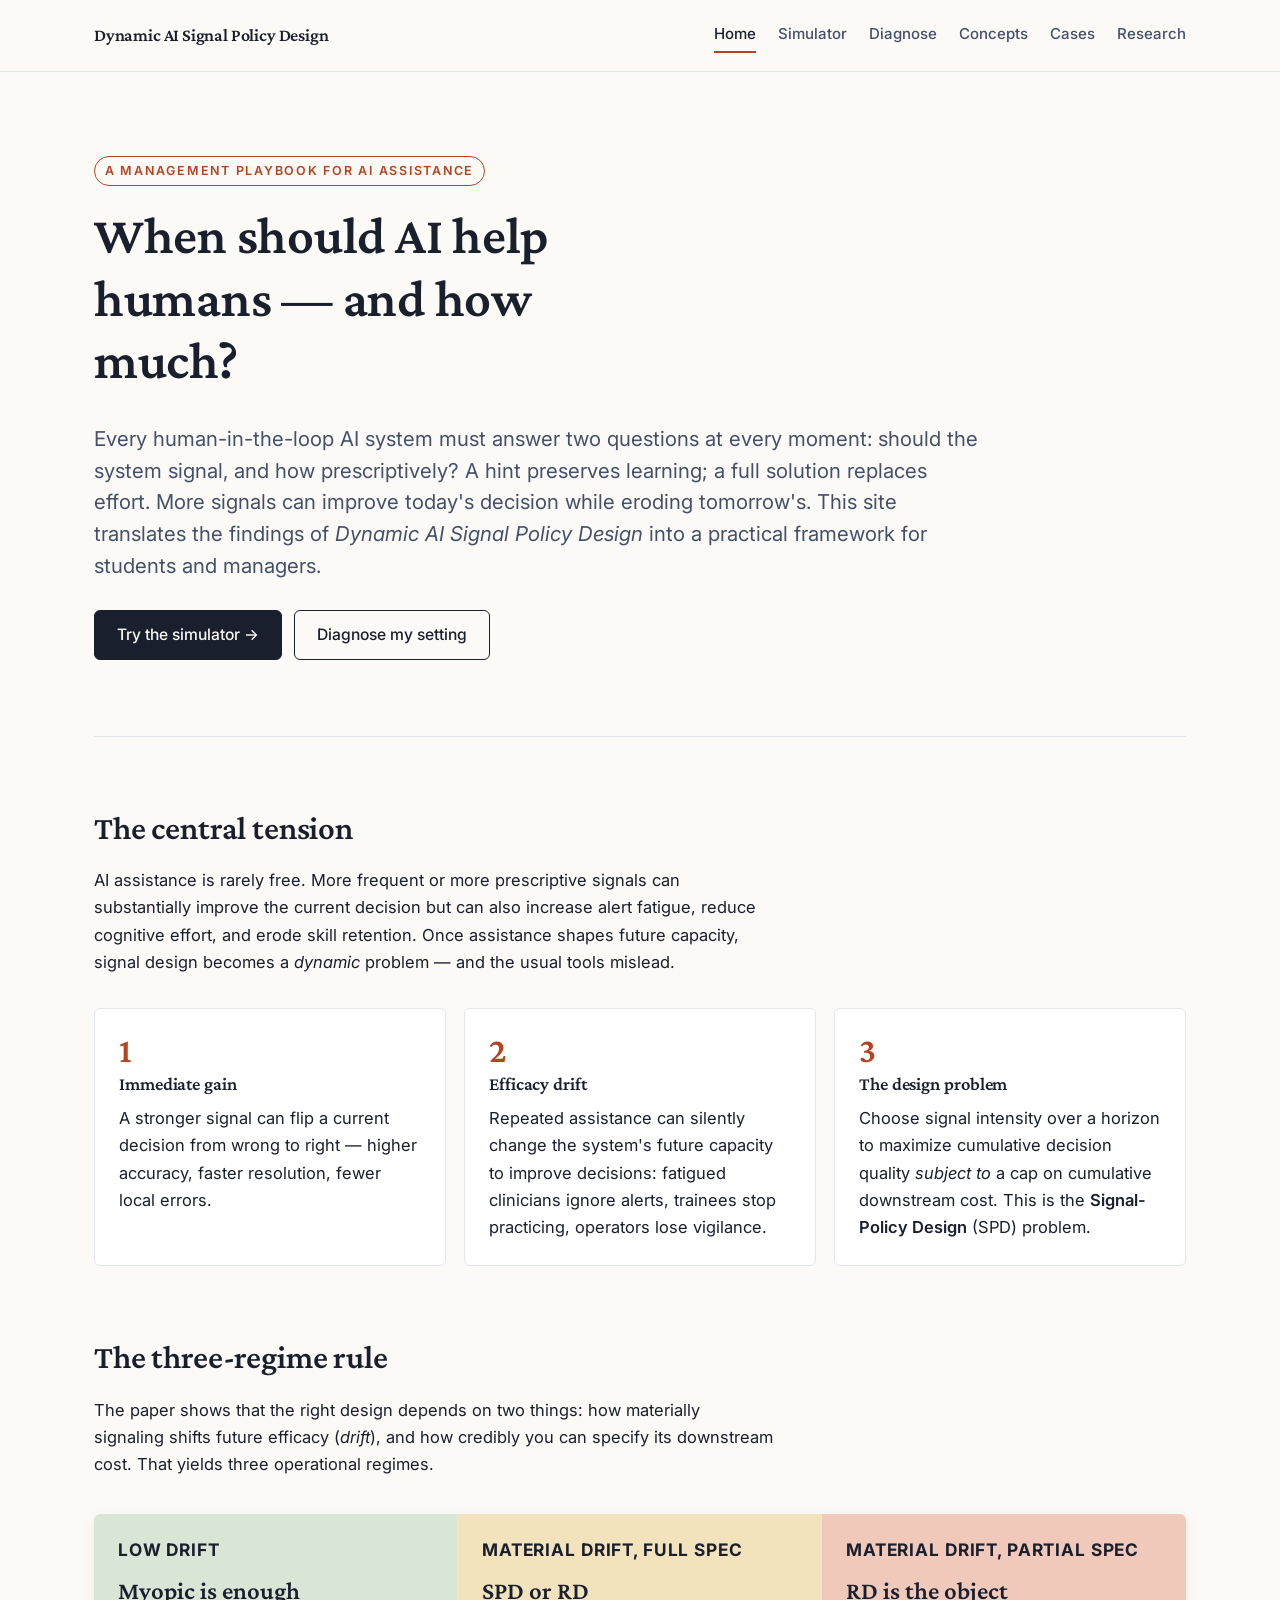
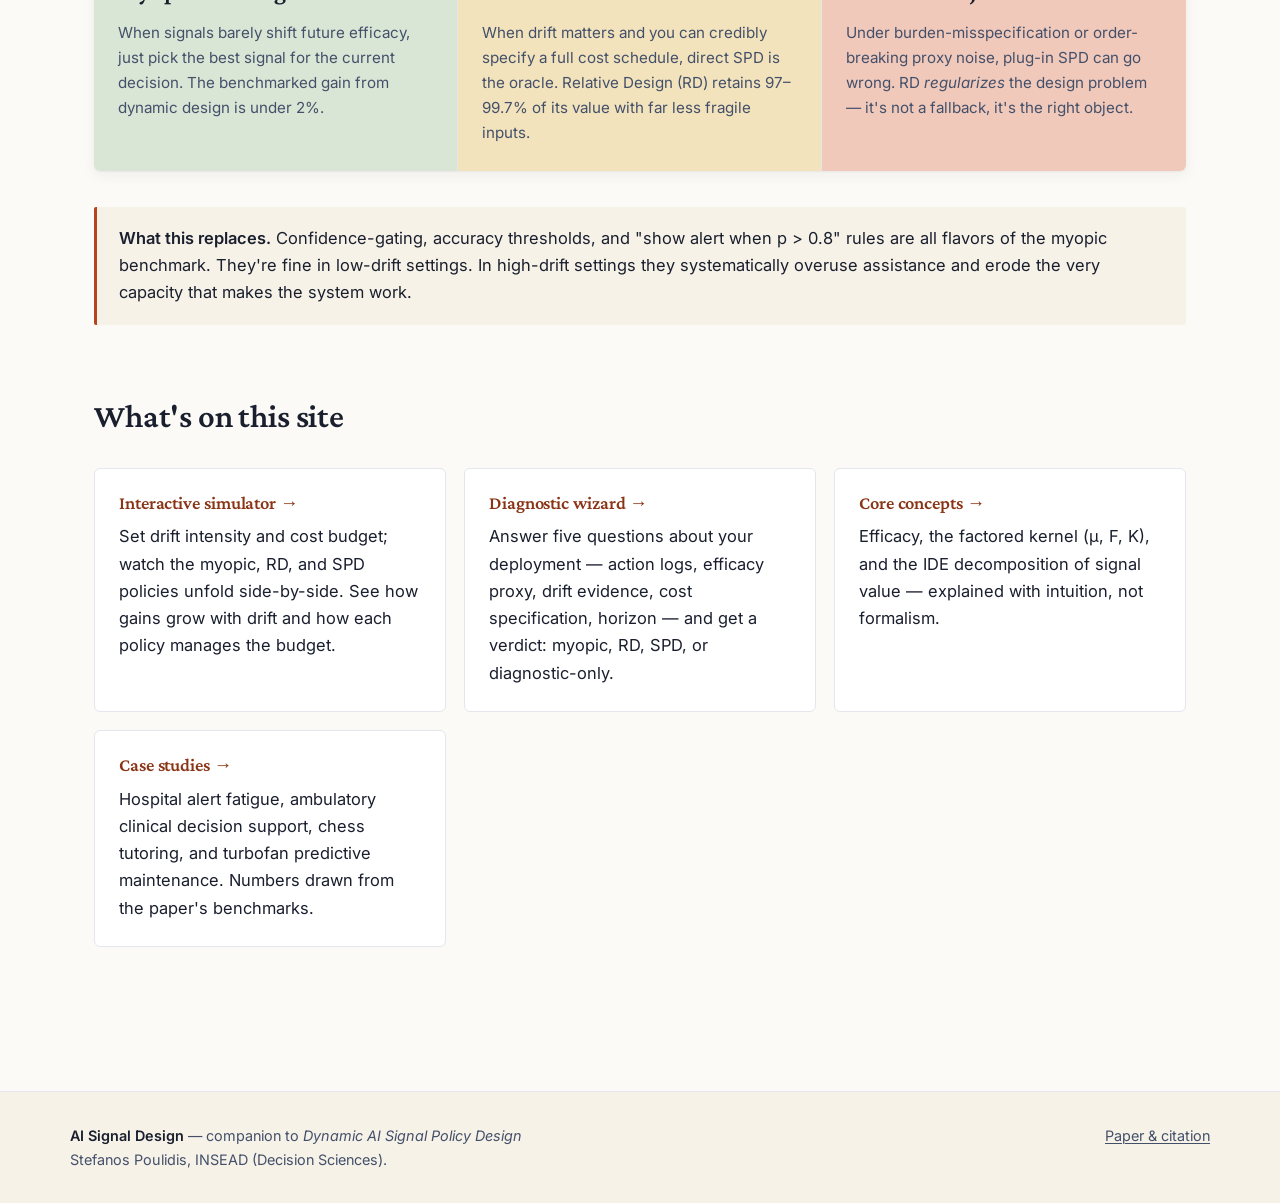
<file: index.html>
<!DOCTYPE html>
<html lang="en">
<head>
<meta charset="utf-8">
<meta name="viewport" content="width=device-width,initial-scale=1">
<title>AI Signal Design — When and how much should AI help humans?</title>
<meta name="description" content="A practical companion to 'Dynamic AI Signal Policy Design' (Poulidis, INSEAD). Learn when AI signals help, when they hurt, and which design object fits your setting.">
<link rel="preconnect" href="https://fonts.googleapis.com">
<link rel="preconnect" href="https://fonts.gstatic.com" crossorigin>
<link href="https://fonts.googleapis.com/css2?family=Crimson+Pro:wght@400;500;600;700&family=Inter:wght@400;500;600;700&display=swap" rel="stylesheet">
<link rel="stylesheet" href="assets/css/styles.css">
</head>
<body>

<header class="site-header">
  <div class="nav-wrap">
    <a href="index.html" class="brand">Dynamic AI Signal Policy Design</a>
    <nav class="primary">
      <a href="index.html" class="active">Home</a>
      <a href="simulator.html">Simulator</a>
      <a href="diagnose.html">Diagnose</a>
      <a href="concepts.html">Concepts</a>
      <a href="cases.html">Cases</a>
      <a href="research.html">Research</a>
    </nav>
  </div>
</header>

<main>

<section class="hero">
  <span class="eyebrow">A management playbook for AI assistance</span>
  <h1>When should AI help humans — and how much?</h1>
  <p class="lede">
    Every human-in-the-loop AI system must answer two questions at every moment: should the system signal, and how prescriptively? A hint preserves learning; a full solution replaces effort. More signals can improve today's decision while eroding tomorrow's. This site translates the findings of <em>Dynamic AI Signal Policy Design</em> into a practical framework for students and managers.
  </p>
  <div class="cta-row">
    <a href="simulator.html" class="btn">Try the simulator &rarr;</a>
    <a href="diagnose.html" class="btn secondary">Diagnose my setting</a>
  </div>
</section>

<hr class="divider">

<section>
  <h2>The central tension</h2>
  <p class="prose">
    AI assistance is rarely free. More frequent or more prescriptive signals can substantially improve the current decision but can also increase alert fatigue, reduce cognitive effort, and erode skill retention. Once assistance shapes future capacity, signal design becomes a <em>dynamic</em> problem — and the usual tools mislead.
  </p>

  <div class="cards">
    <div class="card">
      <span class="num">1</span>
      <h3>Immediate gain</h3>
      <p>A stronger signal can flip a current decision from wrong to right — higher accuracy, faster resolution, fewer local errors.</p>
    </div>
    <div class="card">
      <span class="num">2</span>
      <h3>Efficacy drift</h3>
      <p>Repeated assistance can silently change the system's future capacity to improve decisions: fatigued clinicians ignore alerts, trainees stop practicing, operators lose vigilance.</p>
    </div>
    <div class="card">
      <span class="num">3</span>
      <h3>The design problem</h3>
      <p>Choose signal intensity over a horizon to maximize cumulative decision quality <em>subject to</em> a cap on cumulative downstream cost. This is the <strong>Signal-Policy Design</strong> (SPD) problem.</p>
    </div>
  </div>
</section>

<section>
  <h2>The three-regime rule</h2>
  <p class="prose">
    The paper shows that the right design depends on two things: how materially signaling shifts future efficacy (<em>drift</em>), and how credibly you can specify its downstream cost. That yields three operational regimes.
  </p>

  <div class="regimes">
    <div class="regime safe">
      <h3>Low drift</h3>
      <p class="verdict">Myopic is enough</p>
      <p>When signals barely shift future efficacy, just pick the best signal for the current decision. The benchmarked gain from dynamic design is under 2%.</p>
    </div>
    <div class="regime mid">
      <h3>Material drift, full spec</h3>
      <p class="verdict">SPD or RD</p>
      <p>When drift matters and you can credibly specify a full cost schedule, direct SPD is the oracle. Relative Design (RD) retains 97–99.7% of its value with far less fragile inputs.</p>
    </div>
    <div class="regime hot">
      <h3>Material drift, partial spec</h3>
      <p class="verdict">RD is the object</p>
      <p>Under burden-misspecification or order-breaking proxy noise, plug-in SPD can go wrong. RD <em>regularizes</em> the design problem — it's not a fallback, it's the right object.</p>
    </div>
  </div>

  <div class="callout">
    <strong>What this replaces.</strong> Confidence-gating, accuracy thresholds, and "show alert when p&nbsp;&gt;&nbsp;0.8" rules are all flavors of the myopic benchmark. They're fine in low-drift settings. In high-drift settings they systematically overuse assistance and erode the very capacity that makes the system work.
  </div>
</section>

<section>
  <h2>What's on this site</h2>

  <div class="cards">
    <div class="card">
      <h3><a href="simulator.html" style="text-decoration:none;">Interactive simulator &rarr;</a></h3>
      <p>Set drift intensity and cost budget; watch the myopic, RD, and SPD policies unfold side-by-side. See how gains grow with drift and how each policy manages the budget.</p>
    </div>
    <div class="card">
      <h3><a href="diagnose.html" style="text-decoration:none;">Diagnostic wizard &rarr;</a></h3>
      <p>Answer five questions about your deployment — action logs, efficacy proxy, drift evidence, cost specification, horizon — and get a verdict: myopic, RD, SPD, or diagnostic-only.</p>
    </div>
    <div class="card">
      <h3><a href="concepts.html" style="text-decoration:none;">Core concepts &rarr;</a></h3>
      <p>Efficacy, the factored kernel (μ, F, K), and the IDE decomposition of signal value — explained with intuition, not formalism.</p>
    </div>
    <div class="card">
      <h3><a href="cases.html" style="text-decoration:none;">Case studies &rarr;</a></h3>
      <p>Hospital alert fatigue, ambulatory clinical decision support, chess tutoring, and turbofan predictive maintenance. Numbers drawn from the paper's benchmarks.</p>
    </div>
  </div>
</section>

</main>

<footer>
  <div class="foot-wrap">
    <div>
      <strong>AI Signal Design</strong> — companion to <em>Dynamic AI Signal Policy Design</em><br>
      Stefanos Poulidis, INSEAD (Decision Sciences).
    </div>
    <div>
      <a href="research.html">Paper &amp; citation</a>
    </div>
  </div>
</footer>

</body>
</html>
</file>
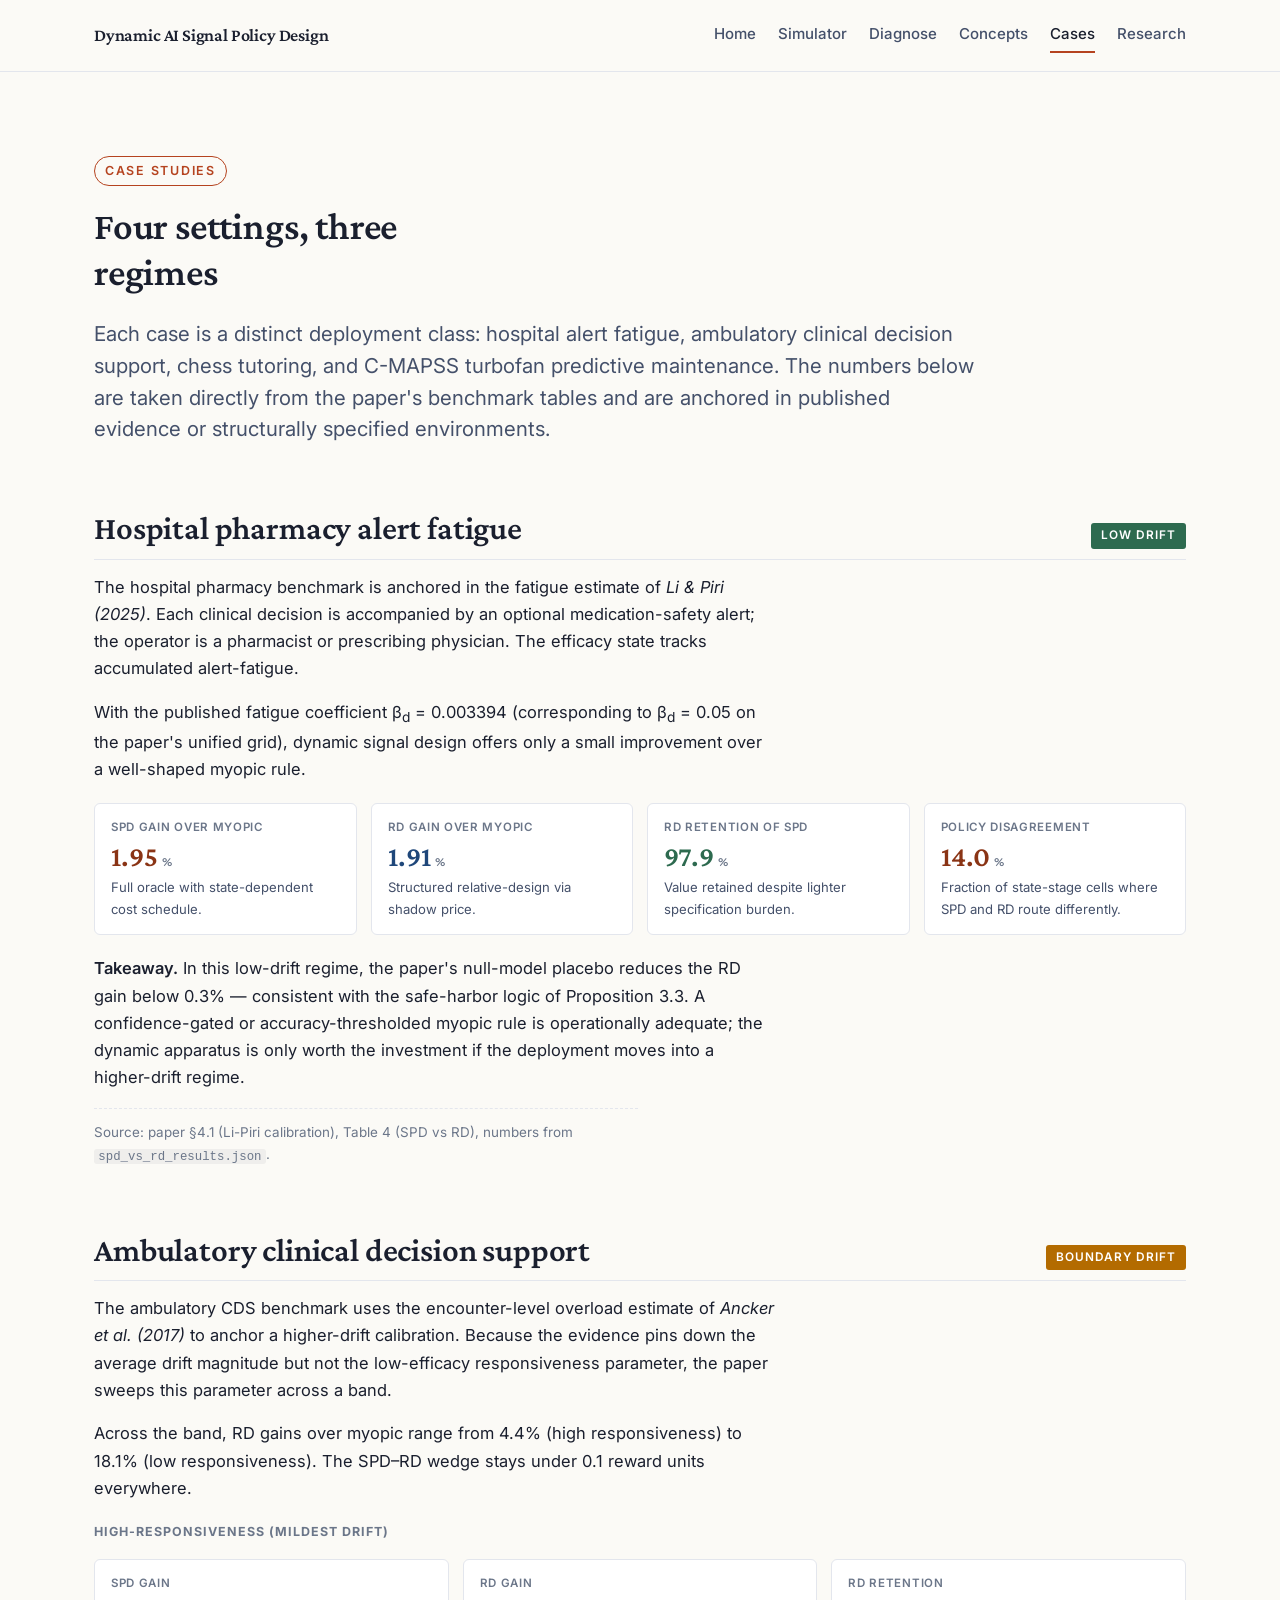
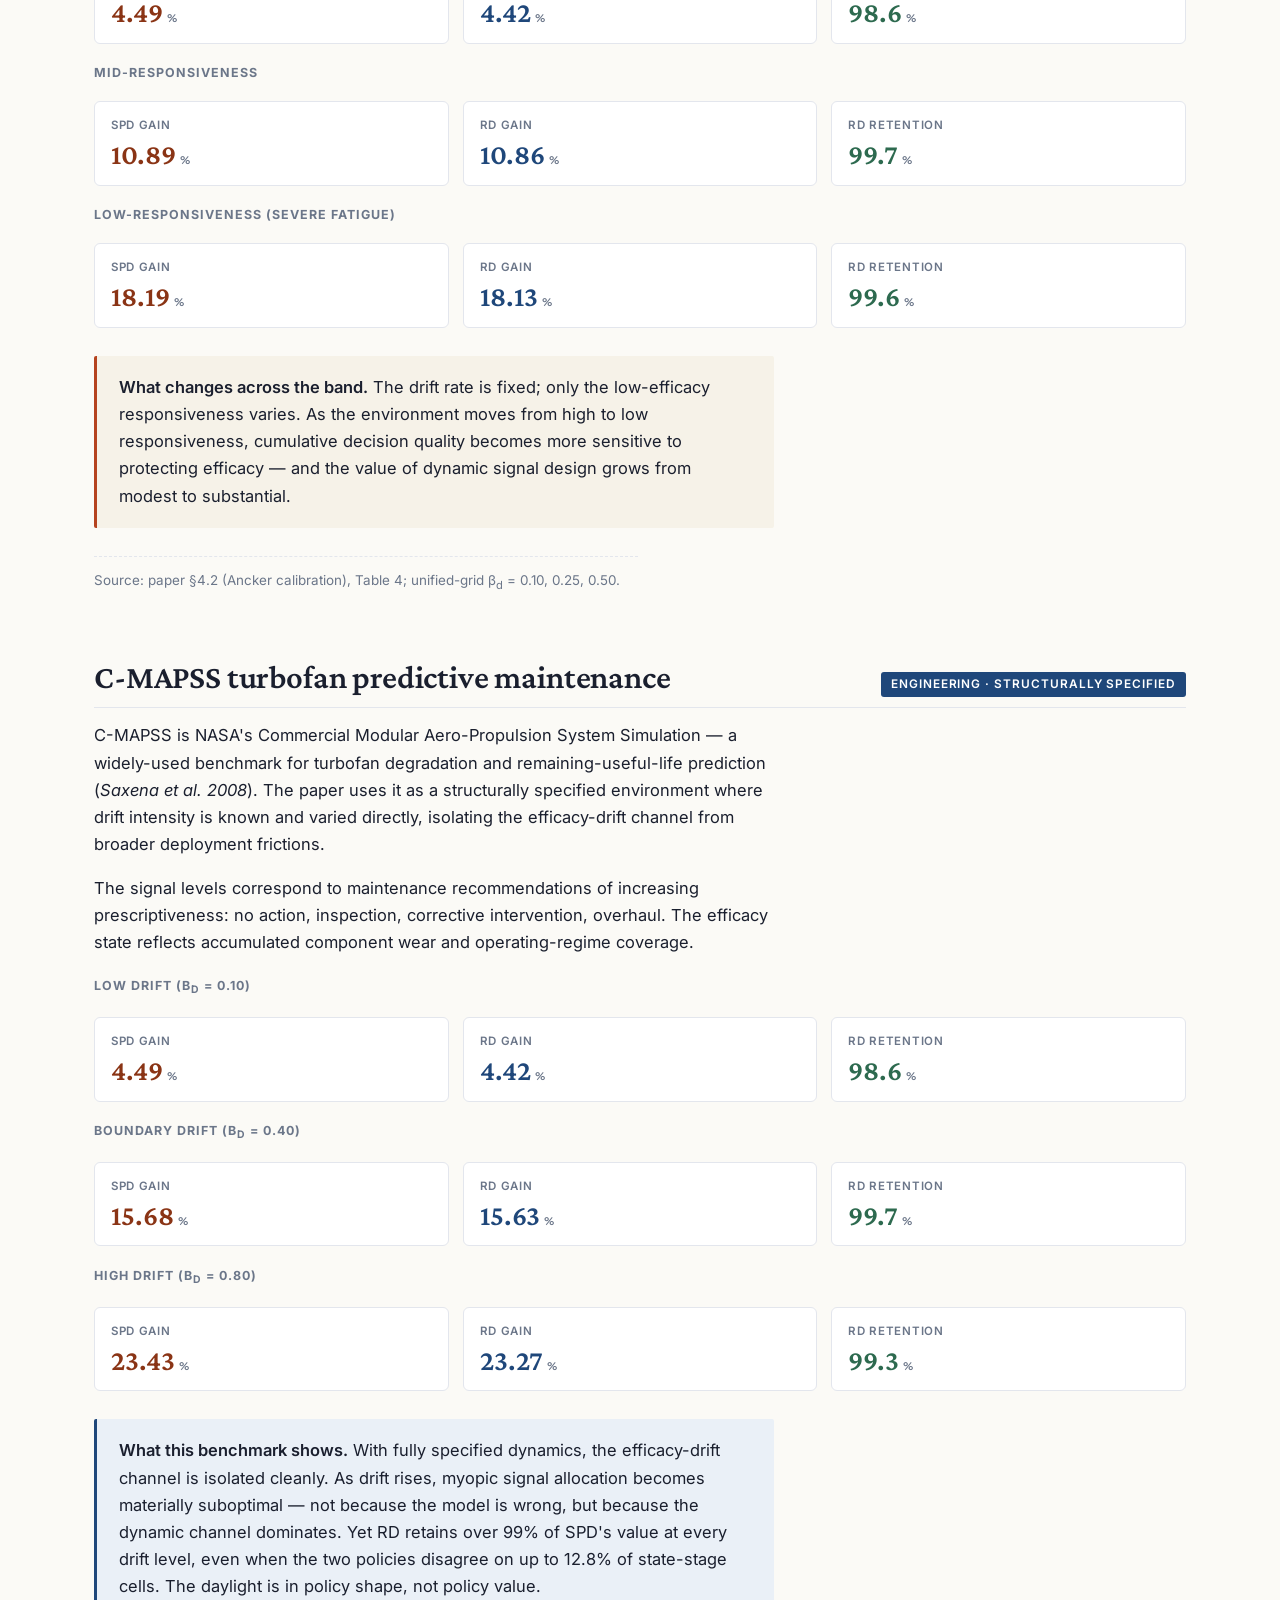
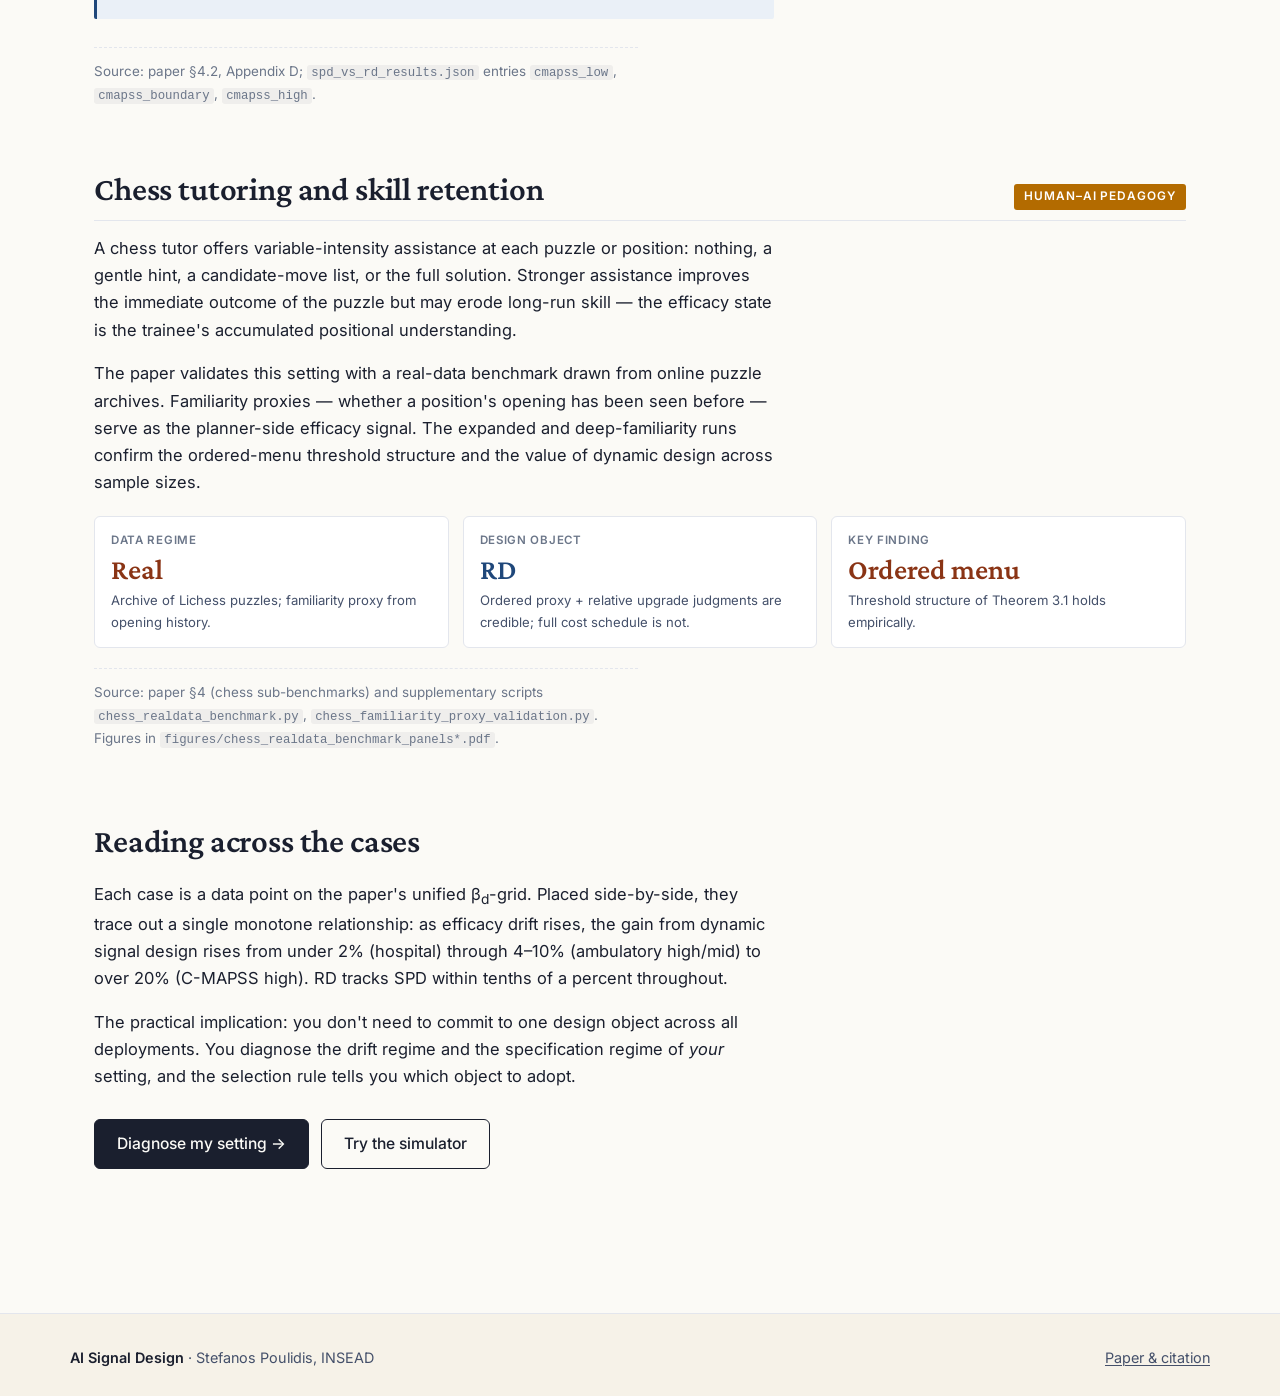
<file: cases.html>
<!DOCTYPE html>
<html lang="en">
<head>
<meta charset="utf-8">
<meta name="viewport" content="width=device-width,initial-scale=1">
<title>Case studies — AI Signal Design</title>
<meta name="description" content="Hospital alert fatigue, ambulatory clinical decision support, chess tutoring, and C-MAPSS turbofan predictive maintenance — with the paper's benchmark numbers.">
<link rel="preconnect" href="https://fonts.googleapis.com">
<link rel="preconnect" href="https://fonts.gstatic.com" crossorigin>
<link href="https://fonts.googleapis.com/css2?family=Crimson+Pro:wght@400;500;600;700&family=Inter:wght@400;500;600;700&display=swap" rel="stylesheet">
<link rel="stylesheet" href="assets/css/styles.css">
<style>
  .case-section { margin-bottom: 64px; }
  .case-head {
    display: flex;
    justify-content: space-between;
    align-items: baseline;
    gap: 20px;
    border-bottom: 1px solid var(--rule);
    padding-bottom: 10px;
    margin-bottom: 14px;
  }
  .case-head h2 { margin: 0; }
  .case-tag {
    font-size: 0.74rem;
    text-transform: uppercase;
    letter-spacing: 0.08em;
    font-weight: 600;
    padding: 3px 10px;
    border-radius: 3px;
    color: white;
    white-space: nowrap;
  }
  .case-tag.low { background: var(--good); }
  .case-tag.mid { background: var(--warn); }
  .case-tag.high { background: var(--bad); }
  .case-tag.engineering { background: var(--blue); }

  .num-grid {
    display: grid;
    grid-template-columns: repeat(auto-fit, minmax(170px, 1fr));
    gap: 14px;
    margin: 20px 0;
  }
  .num-cell {
    background: var(--card);
    border: 1px solid var(--rule);
    border-radius: var(--radius);
    padding: 14px 16px;
  }
  .num-cell .label { font-size: 0.72rem; text-transform: uppercase; letter-spacing: 0.06em; color: var(--ink-mute); font-weight: 600; }
  .num-cell .big {
    font-family: "Crimson Pro", serif;
    font-size: 1.8rem;
    color: var(--accent-dark);
    line-height: 1.1;
    margin-top: 4px;
    font-weight: 600;
  }
  .num-cell.blue .big { color: var(--blue); }
  .num-cell.good .big { color: var(--good); }
  .num-cell .unit { font-size: 0.85rem; color: var(--ink-mute); margin-left: 4px; }
  .num-cell .desc { font-size: 0.82rem; color: var(--ink-soft); margin-top: 4px; }

  .source-note {
    font-size: 0.84rem;
    color: var(--ink-mute);
    margin-top: 14px;
    padding-top: 12px;
    border-top: 1px dashed var(--rule);
  }
</style>
</head>
<body>

<header class="site-header">
  <div class="nav-wrap">
    <a href="index.html" class="brand">Dynamic AI Signal Policy Design</a>
    <nav class="primary">
      <a href="index.html">Home</a>
      <a href="simulator.html">Simulator</a>
      <a href="diagnose.html">Diagnose</a>
      <a href="concepts.html">Concepts</a>
      <a href="cases.html" class="active">Cases</a>
      <a href="research.html">Research</a>
    </nav>
  </div>
</header>

<main>

<section class="hero" style="padding-bottom:0;">
  <span class="eyebrow">Case studies</span>
  <h1 style="font-size:clamp(1.8rem,3vw,2.4rem);">Four settings, three regimes</h1>
  <p class="lede">
    Each case is a distinct deployment class: hospital alert fatigue, ambulatory clinical decision support, chess tutoring, and C-MAPSS turbofan predictive maintenance. The numbers below are taken directly from the paper's benchmark tables and are anchored in published evidence or structurally specified environments.
  </p>
</section>

<!-- Hospital alert fatigue -->
<section class="case-section" id="hospital">
  <div class="case-head">
    <h2>Hospital pharmacy alert fatigue</h2>
    <span class="case-tag low">Low drift</span>
  </div>
  <div class="prose">
    <p>
      The hospital pharmacy benchmark is anchored in the fatigue estimate of <em>Li &amp; Piri (2025)</em>. Each clinical decision is accompanied by an optional medication-safety alert; the operator is a pharmacist or prescribing physician. The efficacy state tracks accumulated alert-fatigue.
    </p>
    <p>
      With the published fatigue coefficient β<sub>d</sub> = 0.003394 (corresponding to β<sub>d</sub> = 0.05 on the paper's unified grid), dynamic signal design offers only a small improvement over a well-shaped myopic rule.
    </p>
  </div>

  <div class="num-grid">
    <div class="num-cell"><div class="label">SPD gain over myopic</div><div class="big">1.95<span class="unit">%</span></div><div class="desc">Full oracle with state-dependent cost schedule.</div></div>
    <div class="num-cell blue"><div class="label">RD gain over myopic</div><div class="big">1.91<span class="unit">%</span></div><div class="desc">Structured relative-design via shadow price.</div></div>
    <div class="num-cell good"><div class="label">RD retention of SPD</div><div class="big">97.9<span class="unit">%</span></div><div class="desc">Value retained despite lighter specification burden.</div></div>
    <div class="num-cell"><div class="label">Policy disagreement</div><div class="big">14.0<span class="unit">%</span></div><div class="desc">Fraction of state-stage cells where SPD and RD route differently.</div></div>
  </div>

  <div class="prose">
    <p>
      <strong>Takeaway.</strong> In this low-drift regime, the paper's null-model placebo reduces the RD gain below 0.3% — consistent with the safe-harbor logic of Proposition 3.3. A confidence-gated or accuracy-thresholded myopic rule is operationally adequate; the dynamic apparatus is only worth the investment if the deployment moves into a higher-drift regime.
    </p>
    <p class="source-note">Source: paper §4.1 (Li-Piri calibration), Table 4 (SPD vs RD), numbers from <code>spd_vs_rd_results.json</code>.</p>
  </div>
</section>

<!-- Ambulatory CDS -->
<section class="case-section" id="ambulatory">
  <div class="case-head">
    <h2>Ambulatory clinical decision support</h2>
    <span class="case-tag mid">Boundary drift</span>
  </div>
  <div class="prose">
    <p>
      The ambulatory CDS benchmark uses the encounter-level overload estimate of <em>Ancker et al. (2017)</em> to anchor a higher-drift calibration. Because the evidence pins down the average drift magnitude but not the low-efficacy responsiveness parameter, the paper sweeps this parameter across a band.
    </p>
    <p>
      Across the band, RD gains over myopic range from 4.4% (high responsiveness) to 18.1% (low responsiveness). The SPD–RD wedge stays under 0.1 reward units everywhere.
    </p>
  </div>

  <h3 style="font-family: 'Inter', sans-serif; font-size: 0.78rem; text-transform: uppercase; letter-spacing: 0.08em; color: var(--ink-mute); font-weight: 700;">High-responsiveness (mildest drift)</h3>
  <div class="num-grid">
    <div class="num-cell"><div class="label">SPD gain</div><div class="big">4.49<span class="unit">%</span></div></div>
    <div class="num-cell blue"><div class="label">RD gain</div><div class="big">4.42<span class="unit">%</span></div></div>
    <div class="num-cell good"><div class="label">RD retention</div><div class="big">98.6<span class="unit">%</span></div></div>
  </div>

  <h3 style="font-family: 'Inter', sans-serif; font-size: 0.78rem; text-transform: uppercase; letter-spacing: 0.08em; color: var(--ink-mute); font-weight: 700;">Mid-responsiveness</h3>
  <div class="num-grid">
    <div class="num-cell"><div class="label">SPD gain</div><div class="big">10.89<span class="unit">%</span></div></div>
    <div class="num-cell blue"><div class="label">RD gain</div><div class="big">10.86<span class="unit">%</span></div></div>
    <div class="num-cell good"><div class="label">RD retention</div><div class="big">99.7<span class="unit">%</span></div></div>
  </div>

  <h3 style="font-family: 'Inter', sans-serif; font-size: 0.78rem; text-transform: uppercase; letter-spacing: 0.08em; color: var(--ink-mute); font-weight: 700;">Low-responsiveness (severe fatigue)</h3>
  <div class="num-grid">
    <div class="num-cell"><div class="label">SPD gain</div><div class="big">18.19<span class="unit">%</span></div></div>
    <div class="num-cell blue"><div class="label">RD gain</div><div class="big">18.13<span class="unit">%</span></div></div>
    <div class="num-cell good"><div class="label">RD retention</div><div class="big">99.6<span class="unit">%</span></div></div>
  </div>

  <div class="prose">
    <div class="callout">
      <strong>What changes across the band.</strong> The drift rate is fixed; only the low-efficacy responsiveness varies. As the environment moves from high to low responsiveness, cumulative decision quality becomes more sensitive to protecting efficacy — and the value of dynamic signal design grows from modest to substantial.
    </div>
    <p class="source-note">Source: paper §4.2 (Ancker calibration), Table 4; unified-grid β<sub>d</sub> = 0.10, 0.25, 0.50.</p>
  </div>
</section>

<!-- C-MAPSS turbofan -->
<section class="case-section" id="cmapss">
  <div class="case-head">
    <h2>C-MAPSS turbofan predictive maintenance</h2>
    <span class="case-tag engineering">Engineering · structurally specified</span>
  </div>
  <div class="prose">
    <p>
      C-MAPSS is NASA's Commercial Modular Aero-Propulsion System Simulation — a widely-used benchmark for turbofan degradation and remaining-useful-life prediction (<em>Saxena et al. 2008</em>). The paper uses it as a structurally specified environment where drift intensity is known and varied directly, isolating the efficacy-drift channel from broader deployment frictions.
    </p>
    <p>
      The signal levels correspond to maintenance recommendations of increasing prescriptiveness: no action, inspection, corrective intervention, overhaul. The efficacy state reflects accumulated component wear and operating-regime coverage.
    </p>
  </div>

  <h3 style="font-family: 'Inter', sans-serif; font-size: 0.78rem; text-transform: uppercase; letter-spacing: 0.08em; color: var(--ink-mute); font-weight: 700;">Low drift (β<sub>d</sub> = 0.10)</h3>
  <div class="num-grid">
    <div class="num-cell"><div class="label">SPD gain</div><div class="big">4.49<span class="unit">%</span></div></div>
    <div class="num-cell blue"><div class="label">RD gain</div><div class="big">4.42<span class="unit">%</span></div></div>
    <div class="num-cell good"><div class="label">RD retention</div><div class="big">98.6<span class="unit">%</span></div></div>
  </div>

  <h3 style="font-family: 'Inter', sans-serif; font-size: 0.78rem; text-transform: uppercase; letter-spacing: 0.08em; color: var(--ink-mute); font-weight: 700;">Boundary drift (β<sub>d</sub> = 0.40)</h3>
  <div class="num-grid">
    <div class="num-cell"><div class="label">SPD gain</div><div class="big">15.68<span class="unit">%</span></div></div>
    <div class="num-cell blue"><div class="label">RD gain</div><div class="big">15.63<span class="unit">%</span></div></div>
    <div class="num-cell good"><div class="label">RD retention</div><div class="big">99.7<span class="unit">%</span></div></div>
  </div>

  <h3 style="font-family: 'Inter', sans-serif; font-size: 0.78rem; text-transform: uppercase; letter-spacing: 0.08em; color: var(--ink-mute); font-weight: 700;">High drift (β<sub>d</sub> = 0.80)</h3>
  <div class="num-grid">
    <div class="num-cell"><div class="label">SPD gain</div><div class="big">23.43<span class="unit">%</span></div></div>
    <div class="num-cell blue"><div class="label">RD gain</div><div class="big">23.27<span class="unit">%</span></div></div>
    <div class="num-cell good"><div class="label">RD retention</div><div class="big">99.3<span class="unit">%</span></div></div>
  </div>

  <div class="prose">
    <div class="callout blue">
      <strong>What this benchmark shows.</strong> With fully specified dynamics, the efficacy-drift channel is isolated cleanly. As drift rises, myopic signal allocation becomes materially suboptimal — not because the model is wrong, but because the dynamic channel dominates. Yet RD retains over 99% of SPD's value at every drift level, even when the two policies disagree on up to 12.8% of state-stage cells. The daylight is in policy shape, not policy value.
    </div>
    <p class="source-note">Source: paper §4.2, Appendix D; <code>spd_vs_rd_results.json</code> entries <code>cmapss_low</code>, <code>cmapss_boundary</code>, <code>cmapss_high</code>.</p>
  </div>
</section>

<!-- Chess tutoring -->
<section class="case-section" id="chess">
  <div class="case-head">
    <h2>Chess tutoring and skill retention</h2>
    <span class="case-tag mid">Human–AI pedagogy</span>
  </div>
  <div class="prose">
    <p>
      A chess tutor offers variable-intensity assistance at each puzzle or position: nothing, a gentle hint, a candidate-move list, or the full solution. Stronger assistance improves the immediate outcome of the puzzle but may erode long-run skill — the efficacy state is the trainee's accumulated positional understanding.
    </p>
    <p>
      The paper validates this setting with a real-data benchmark drawn from online puzzle archives. Familiarity proxies — whether a position's opening has been seen before — serve as the planner-side efficacy signal. The expanded and deep-familiarity runs confirm the ordered-menu threshold structure and the value of dynamic design across sample sizes.
    </p>
  </div>

  <div class="num-grid">
    <div class="num-cell"><div class="label">Data regime</div><div class="big">Real</div><div class="desc">Archive of Lichess puzzles; familiarity proxy from opening history.</div></div>
    <div class="num-cell blue"><div class="label">Design object</div><div class="big">RD</div><div class="desc">Ordered proxy + relative upgrade judgments are credible; full cost schedule is not.</div></div>
    <div class="num-cell"><div class="label">Key finding</div><div class="big">Ordered menu</div><div class="desc">Threshold structure of Theorem 3.1 holds empirically.</div></div>
  </div>

  <div class="prose">
    <p class="source-note">Source: paper §4 (chess sub-benchmarks) and supplementary scripts <code>chess_realdata_benchmark.py</code>, <code>chess_familiarity_proxy_validation.py</code>. Figures in <code>figures/chess_realdata_benchmark_panels*.pdf</code>.</p>
  </div>
</section>

<section>
  <h2>Reading across the cases</h2>
  <div class="prose">
    <p>
      Each case is a data point on the paper's unified β<sub>d</sub>-grid. Placed side-by-side, they trace out a single monotone relationship: as efficacy drift rises, the gain from dynamic signal design rises from under 2% (hospital) through 4–10% (ambulatory high/mid) to over 20% (C-MAPSS high). RD tracks SPD within tenths of a percent throughout.
    </p>
    <p>
      The practical implication: you don't need to commit to one design object across all deployments. You diagnose the drift regime and the specification regime of <em>your</em> setting, and the selection rule tells you which object to adopt.
    </p>
  </div>

  <div class="cta-row">
    <a href="diagnose.html" class="btn">Diagnose my setting →</a>
    <a href="simulator.html" class="btn secondary">Try the simulator</a>
  </div>
</section>

</main>

<footer>
  <div class="foot-wrap">
    <div><strong>AI Signal Design</strong> · Stefanos Poulidis, INSEAD</div>
    <div><a href="research.html">Paper &amp; citation</a></div>
  </div>
</footer>

</body>
</html>
</file>
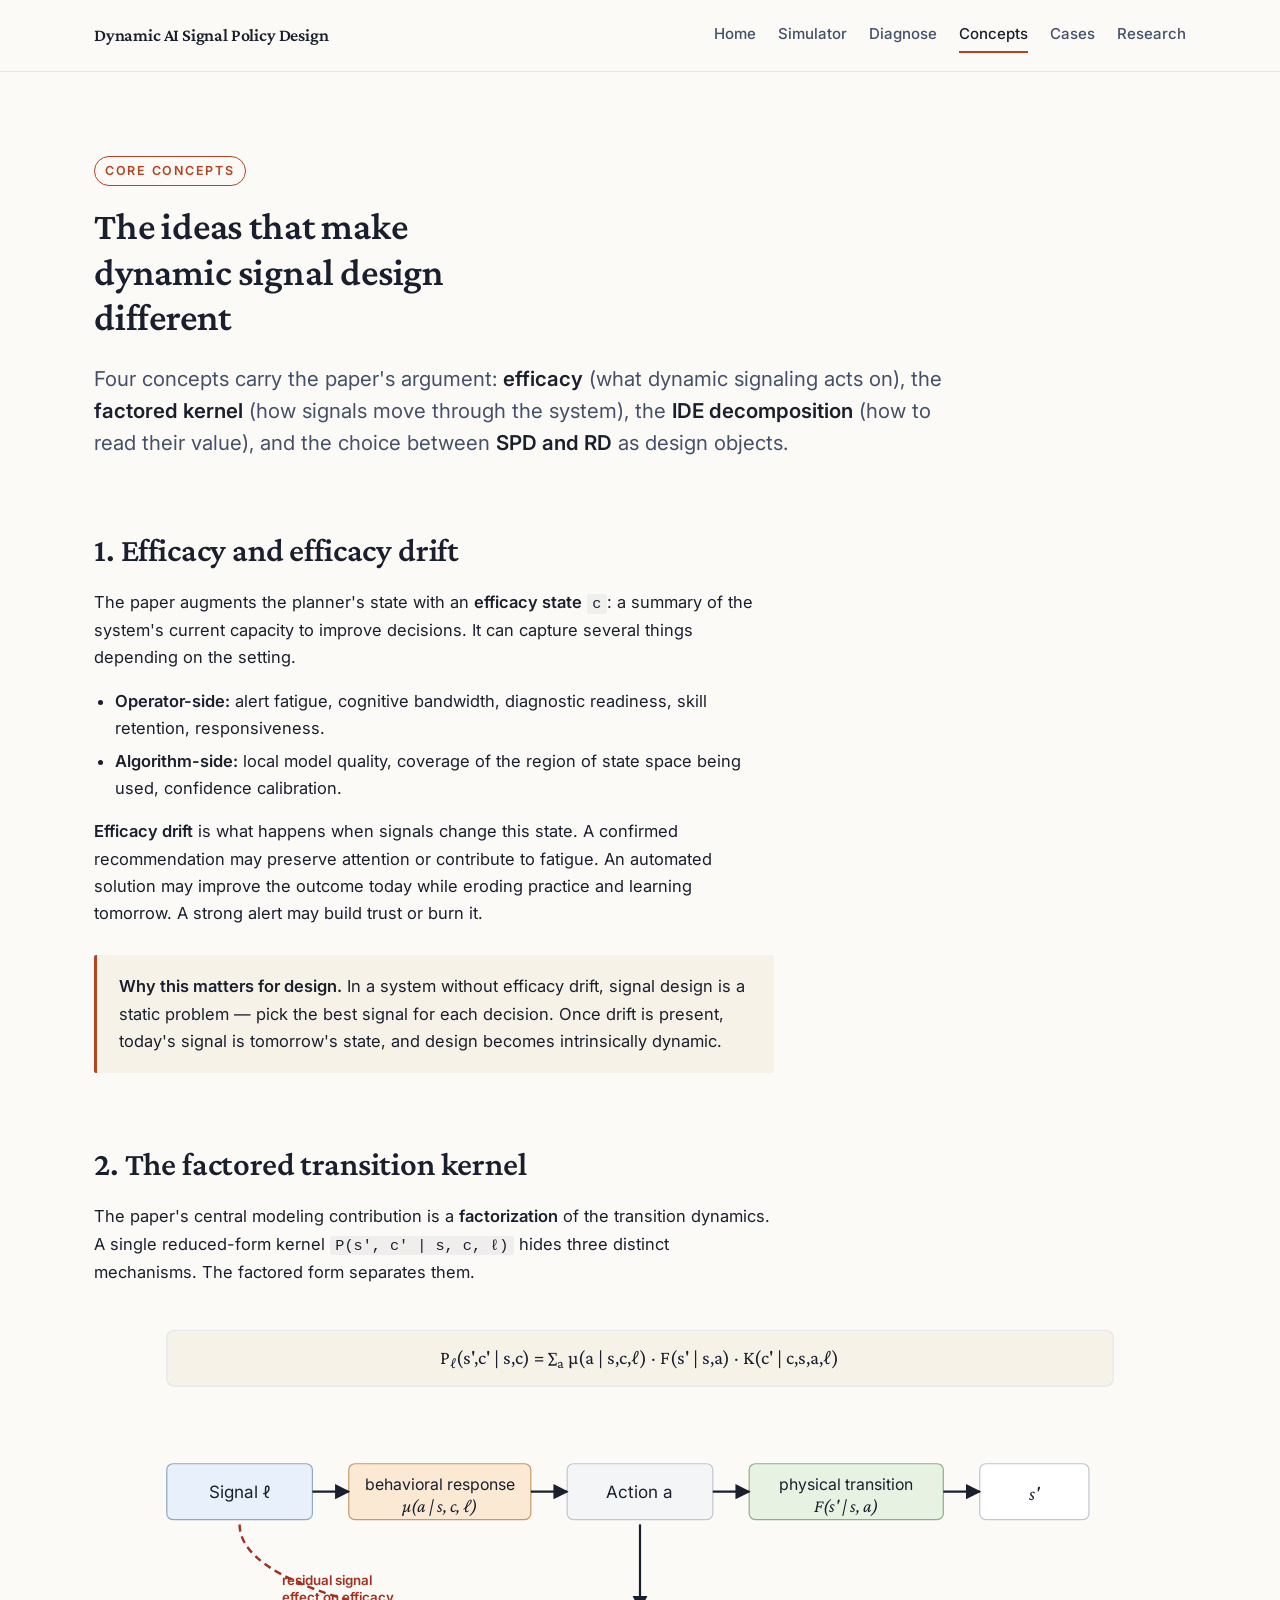
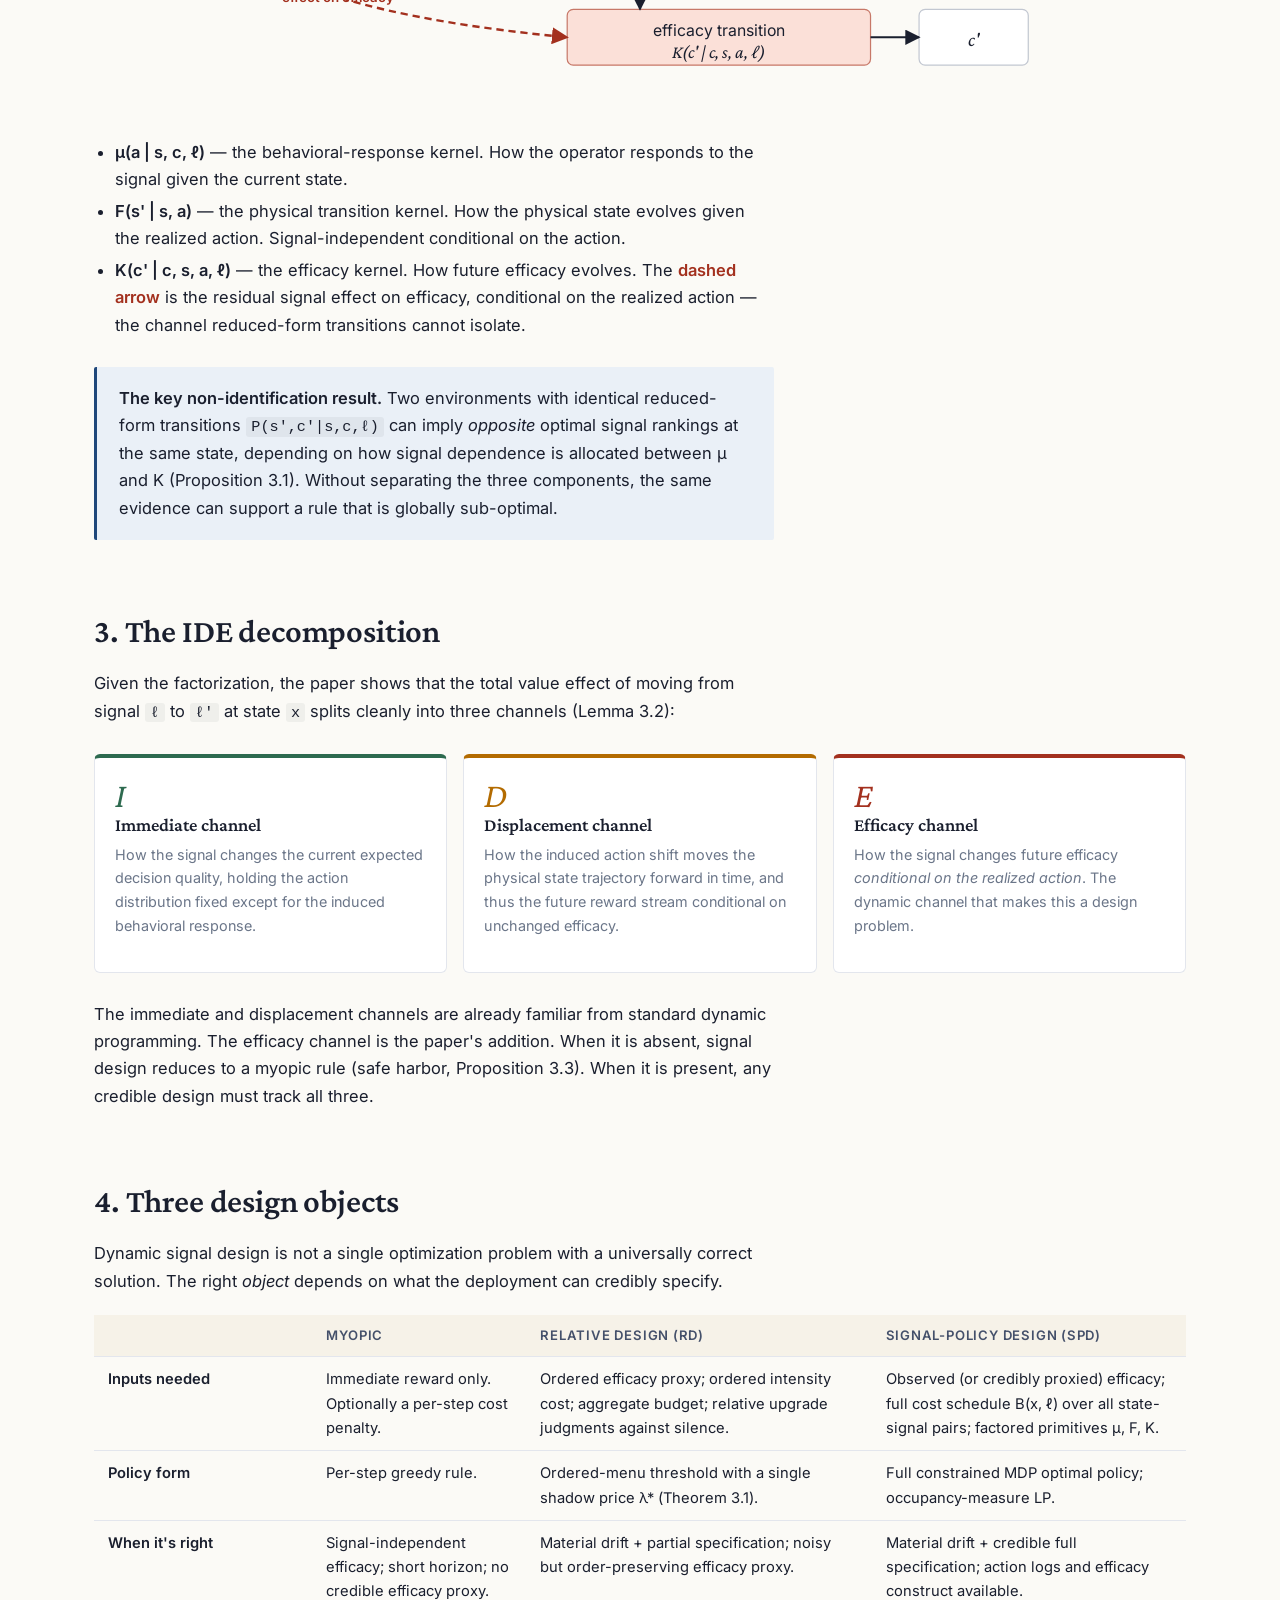
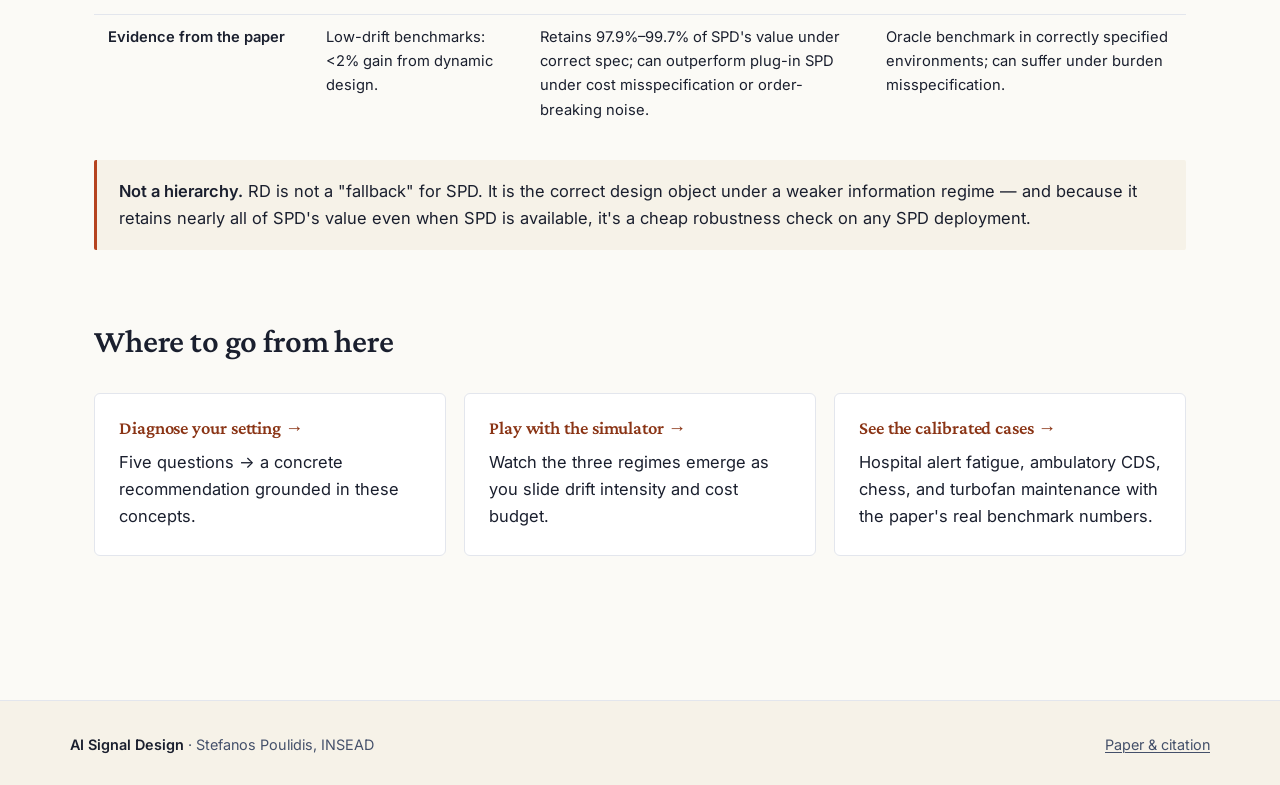
<file: concepts.html>
<!DOCTYPE html>
<html lang="en">
<head>
<meta charset="utf-8">
<meta name="viewport" content="width=device-width,initial-scale=1">
<title>Concepts — AI Signal Design</title>
<meta name="description" content="Efficacy, the factored transition kernel, the IDE decomposition, and the three design objects explained with intuition.">
<link rel="preconnect" href="https://fonts.googleapis.com">
<link rel="preconnect" href="https://fonts.gstatic.com" crossorigin>
<link href="https://fonts.googleapis.com/css2?family=Crimson+Pro:wght@400;500;600;700&family=Inter:wght@400;500;600;700&display=swap" rel="stylesheet">
<link rel="stylesheet" href="assets/css/styles.css">
<style>
  .kernel-svg-wrap { overflow-x: auto; margin: 20px 0; }
  .kernel-svg {
    display: block;
    margin: 0 auto;
    max-width: 100%;
    height: auto;
  }
  .ide-panels {
    display: grid;
    grid-template-columns: repeat(auto-fit, minmax(220px, 1fr));
    gap: 16px;
    margin: 28px 0;
  }
  .ide-panel {
    background: var(--card);
    border: 1px solid var(--rule);
    border-radius: var(--radius);
    padding: 20px;
    border-top: 4px solid var(--rule);
  }
  .ide-panel.I { border-top-color: var(--good); }
  .ide-panel.D { border-top-color: var(--warn); }
  .ide-panel.E { border-top-color: var(--bad); }
  .ide-panel h4 {
    font-family: "Crimson Pro", serif;
    font-size: 1.15rem;
    font-weight: 600;
    text-transform: none;
    letter-spacing: 0;
    color: var(--ink);
    margin: 0 0 6px;
  }
  .ide-letter {
    font-family: "Crimson Pro", serif;
    font-size: 2.2rem;
    color: var(--ink-mute);
    font-style: italic;
    line-height: 1;
  }
  .ide-panel.I .ide-letter { color: var(--good); }
  .ide-panel.D .ide-letter { color: var(--warn); }
  .ide-panel.E .ide-letter { color: var(--bad); }

  .design-comparison th, .design-comparison td {
    vertical-align: top;
    font-size: 0.92rem;
  }
  .design-comparison th:first-child, .design-comparison td:first-child {
    width: 20%;
  }
</style>
</head>
<body>

<header class="site-header">
  <div class="nav-wrap">
    <a href="index.html" class="brand">Dynamic AI Signal Policy Design</a>
    <nav class="primary">
      <a href="index.html">Home</a>
      <a href="simulator.html">Simulator</a>
      <a href="diagnose.html">Diagnose</a>
      <a href="concepts.html" class="active">Concepts</a>
      <a href="cases.html">Cases</a>
      <a href="research.html">Research</a>
    </nav>
  </div>
</header>

<main>

<section class="hero" style="padding-bottom:0;">
  <span class="eyebrow">Core concepts</span>
  <h1 style="font-size:clamp(1.8rem,3vw,2.4rem);">The ideas that make dynamic signal design different</h1>
  <p class="lede">
    Four concepts carry the paper's argument: <strong>efficacy</strong> (what dynamic signaling acts on), the <strong>factored kernel</strong> (how signals move through the system), the <strong>IDE decomposition</strong> (how to read their value), and the choice between <strong>SPD and RD</strong> as design objects.
  </p>
</section>

<section id="efficacy">
  <h2>1. Efficacy and efficacy drift</h2>
  <div class="prose">
    <p>
      The paper augments the planner's state with an <strong>efficacy state</strong> <code>c</code>: a summary of the system's current capacity to improve decisions. It can capture several things depending on the setting.
    </p>
    <ul>
      <li><strong>Operator-side:</strong> alert fatigue, cognitive bandwidth, diagnostic readiness, skill retention, responsiveness.</li>
      <li><strong>Algorithm-side:</strong> local model quality, coverage of the region of state space being used, confidence calibration.</li>
    </ul>
    <p>
      <strong>Efficacy drift</strong> is what happens when signals change this state. A confirmed recommendation may preserve attention or contribute to fatigue. An automated solution may improve the outcome today while eroding practice and learning tomorrow. A strong alert may build trust or burn it.
    </p>
    <div class="callout">
      <strong>Why this matters for design.</strong> In a system without efficacy drift, signal design is a static problem — pick the best signal for each decision. Once drift is present, today's signal is tomorrow's state, and design becomes intrinsically dynamic.
    </div>
  </div>
</section>

<section id="factored-kernel">
  <h2>2. The factored transition kernel</h2>
  <div class="prose">
    <p>
      The paper's central modeling contribution is a <strong>factorization</strong> of the transition dynamics. A single reduced-form kernel <code>P(s', c' | s, c, ℓ)</code> hides three distinct mechanisms. The factored form separates them.
    </p>
  </div>

  <div class="kernel-svg-wrap">
    <svg class="kernel-svg" viewBox="0 0 900 340" xmlns="http://www.w3.org/2000/svg" role="img" aria-label="Factored kernel diagram">
      <defs>
        <marker id="arr" viewBox="0 0 10 10" refX="9" refY="5" markerWidth="7" markerHeight="7" orient="auto">
          <path d="M0,0 L10,5 L0,10 z" fill="#1a1f2e"/>
        </marker>
        <marker id="arr-red" viewBox="0 0 10 10" refX="9" refY="5" markerWidth="7" markerHeight="7" orient="auto">
          <path d="M0,0 L10,5 L0,10 z" fill="#a3301e"/>
        </marker>
      </defs>
      <!-- Banner -->
      <rect x="60" y="20" width="780" height="46" rx="6" fill="#f6f2e8" stroke="#e3e6ed"/>
      <text x="450" y="48" text-anchor="middle" font-family="Crimson Pro, serif" font-size="16" fill="#1a1f2e">
        P<tspan font-size="12" baseline-shift="-3">ℓ</tspan>(s',c' | s,c) = ∑<tspan font-size="12" baseline-shift="-3">a</tspan>
        μ(a | s,c,ℓ) · F(s' | s,a) · K(c' | c,s,a,ℓ)
      </text>

      <!-- Row 1: Signal → μ → action → F → s' -->
      <rect x="60"  y="130" width="120" height="46" rx="5" fill="#e7f0fb" stroke="#8fa9c7"/>
      <text x="120" y="158" text-anchor="middle" font-family="Inter, sans-serif" font-size="14" fill="#1a1f2e">Signal ℓ</text>

      <rect x="210" y="130" width="150" height="46" rx="5" fill="#fbe9d4" stroke="#c79a6a"/>
      <text x="285" y="152" text-anchor="middle" font-family="Inter, sans-serif" font-size="13" fill="#1a1f2e">behavioral response</text>
      <text x="285" y="170" text-anchor="middle" font-family="Crimson Pro, serif" font-size="15" fill="#1a1f2e" font-style="italic">μ(a | s, c, ℓ)</text>

      <rect x="390" y="130" width="120" height="46" rx="5" fill="#f4f5f7" stroke="#c2c7d1"/>
      <text x="450" y="158" text-anchor="middle" font-family="Inter, sans-serif" font-size="14" fill="#1a1f2e">Action a</text>

      <rect x="540" y="130" width="160" height="46" rx="5" fill="#e7f2e3" stroke="#8fb086"/>
      <text x="620" y="152" text-anchor="middle" font-family="Inter, sans-serif" font-size="13" fill="#1a1f2e">physical transition</text>
      <text x="620" y="170" text-anchor="middle" font-family="Crimson Pro, serif" font-size="15" fill="#1a1f2e" font-style="italic">F(s' | s, a)</text>

      <rect x="730" y="130" width="90" height="46" rx="5" fill="white" stroke="#c2c7d1"/>
      <text x="775" y="160" text-anchor="middle" font-family="Crimson Pro, serif" font-size="16" fill="#1a1f2e" font-style="italic">s'</text>

      <line x1="180" y1="153" x2="210" y2="153" stroke="#1a1f2e" stroke-width="1.8" marker-end="url(#arr)"/>
      <line x1="360" y1="153" x2="390" y2="153" stroke="#1a1f2e" stroke-width="1.8" marker-end="url(#arr)"/>
      <line x1="510" y1="153" x2="540" y2="153" stroke="#1a1f2e" stroke-width="1.8" marker-end="url(#arr)"/>
      <line x1="700" y1="153" x2="730" y2="153" stroke="#1a1f2e" stroke-width="1.8" marker-end="url(#arr)"/>

      <!-- Row 2: action → K → c' ; signal → K (dashed red) -->
      <rect x="390" y="250" width="250" height="46" rx="5" fill="#fbe0d8" stroke="#c77868"/>
      <text x="515" y="272" text-anchor="middle" font-family="Inter, sans-serif" font-size="13" fill="#1a1f2e">efficacy transition</text>
      <text x="515" y="290" text-anchor="middle" font-family="Crimson Pro, serif" font-size="15" fill="#1a1f2e" font-style="italic">K(c' | c, s, a, ℓ)</text>

      <rect x="680" y="250" width="90" height="46" rx="5" fill="white" stroke="#c2c7d1"/>
      <text x="725" y="280" text-anchor="middle" font-family="Crimson Pro, serif" font-size="16" fill="#1a1f2e" font-style="italic">c'</text>

      <line x1="450" y1="180" x2="450" y2="250" stroke="#1a1f2e" stroke-width="1.8" marker-end="url(#arr)"/>
      <line x1="640" y1="273" x2="680" y2="273" stroke="#1a1f2e" stroke-width="1.8" marker-end="url(#arr)"/>

      <!-- Signal → K (residual drift channel, dashed red) -->
      <path d="M 120 180 C 120 230 250 260 390 273" fill="none" stroke="#a3301e" stroke-width="2" stroke-dasharray="6 4" marker-end="url(#arr-red)"/>
      <text x="155" y="230" font-family="Inter, sans-serif" font-size="11" fill="#a3301e" font-weight="600">residual signal</text>
      <text x="155" y="244" font-family="Inter, sans-serif" font-size="11" fill="#a3301e" font-weight="600">effect on efficacy</text>
    </svg>
  </div>

  <div class="prose">
    <ul>
      <li><strong>μ(a | s, c, ℓ)</strong> — the behavioral-response kernel. How the operator responds to the signal given the current state.</li>
      <li><strong>F(s' | s, a)</strong> — the physical transition kernel. How the physical state evolves given the realized action. Signal-independent conditional on the action.</li>
      <li><strong>K(c' | c, s, a, ℓ)</strong> — the efficacy kernel. How future efficacy evolves. The <span style="color:var(--bad); font-weight:600;">dashed arrow</span> is the residual signal effect on efficacy, conditional on the realized action — the channel reduced-form transitions cannot isolate.</li>
    </ul>
    <div class="callout blue">
      <strong>The key non-identification result.</strong> Two environments with identical reduced-form transitions <code>P(s',c'|s,c,ℓ)</code> can imply <em>opposite</em> optimal signal rankings at the same state, depending on how signal dependence is allocated between μ and K (Proposition 3.1). Without separating the three components, the same evidence can support a rule that is globally sub-optimal.
    </div>
  </div>
</section>

<section id="ide">
  <h2>3. The IDE decomposition</h2>
  <p class="prose">
    Given the factorization, the paper shows that the total value effect of moving from signal <code>ℓ</code> to <code>ℓ'</code> at state <code>x</code> splits cleanly into three channels (Lemma 3.2):
  </p>

  <div class="ide-panels">
    <div class="ide-panel I">
      <span class="ide-letter">I</span>
      <h4>Immediate channel</h4>
      <p class="small muted">How the signal changes the current expected decision quality, holding the action distribution fixed except for the induced behavioral response.</p>
    </div>
    <div class="ide-panel D">
      <span class="ide-letter">D</span>
      <h4>Displacement channel</h4>
      <p class="small muted">How the induced action shift moves the physical state trajectory forward in time, and thus the future reward stream conditional on unchanged efficacy.</p>
    </div>
    <div class="ide-panel E">
      <span class="ide-letter">E</span>
      <h4>Efficacy channel</h4>
      <p class="small muted">How the signal changes future efficacy <em>conditional on the realized action</em>. The dynamic channel that makes this a design problem.</p>
    </div>
  </div>

  <div class="prose">
    <p>
      The immediate and displacement channels are already familiar from standard dynamic programming. The efficacy channel is the paper's addition. When it is absent, signal design reduces to a myopic rule (safe harbor, Proposition 3.3). When it is present, any credible design must track all three.
    </p>
  </div>
</section>

<section id="design-objects">
  <h2>4. Three design objects</h2>
  <p class="prose">
    Dynamic signal design is not a single optimization problem with a universally correct solution. The right <em>object</em> depends on what the deployment can credibly specify.
  </p>

  <table class="comp design-comparison">
    <thead>
      <tr>
        <th></th>
        <th>Myopic</th>
        <th>Relative Design (RD)</th>
        <th>Signal-Policy Design (SPD)</th>
      </tr>
    </thead>
    <tbody>
      <tr>
        <td><strong>Inputs needed</strong></td>
        <td>Immediate reward only. Optionally a per-step cost penalty.</td>
        <td>Ordered efficacy proxy; ordered intensity cost; aggregate budget; relative upgrade judgments against silence.</td>
        <td>Observed (or credibly proxied) efficacy; full cost schedule B(x, ℓ) over all state-signal pairs; factored primitives μ, F, K.</td>
      </tr>
      <tr>
        <td><strong>Policy form</strong></td>
        <td>Per-step greedy rule.</td>
        <td>Ordered-menu threshold with a single shadow price λ* (Theorem 3.1).</td>
        <td>Full constrained MDP optimal policy; occupancy-measure LP.</td>
      </tr>
      <tr>
        <td><strong>When it's right</strong></td>
        <td>Signal-independent efficacy; short horizon; no credible efficacy proxy.</td>
        <td>Material drift + partial specification; noisy but order-preserving efficacy proxy.</td>
        <td>Material drift + credible full specification; action logs and efficacy construct available.</td>
      </tr>
      <tr>
        <td><strong>Evidence from the paper</strong></td>
        <td>Low-drift benchmarks: &lt;2% gain from dynamic design.</td>
        <td>Retains 97.9%–99.7% of SPD's value under correct spec; can outperform plug-in SPD under cost misspecification or order-breaking noise.</td>
        <td>Oracle benchmark in correctly specified environments; can suffer under burden misspecification.</td>
      </tr>
    </tbody>
  </table>

  <div class="callout">
    <strong>Not a hierarchy.</strong> RD is not a "fallback" for SPD. It is the correct design object under a weaker information regime — and because it retains nearly all of SPD's value even when SPD is available, it's a cheap robustness check on any SPD deployment.
  </div>
</section>

<section>
  <h2>Where to go from here</h2>
  <div class="cards">
    <div class="card">
      <h3><a href="diagnose.html" style="text-decoration:none;">Diagnose your setting →</a></h3>
      <p>Five questions → a concrete recommendation grounded in these concepts.</p>
    </div>
    <div class="card">
      <h3><a href="simulator.html" style="text-decoration:none;">Play with the simulator →</a></h3>
      <p>Watch the three regimes emerge as you slide drift intensity and cost budget.</p>
    </div>
    <div class="card">
      <h3><a href="cases.html" style="text-decoration:none;">See the calibrated cases →</a></h3>
      <p>Hospital alert fatigue, ambulatory CDS, chess, and turbofan maintenance with the paper's real benchmark numbers.</p>
    </div>
  </div>
</section>

</main>

<footer>
  <div class="foot-wrap">
    <div><strong>AI Signal Design</strong> · Stefanos Poulidis, INSEAD</div>
    <div><a href="research.html">Paper &amp; citation</a></div>
  </div>
</footer>

</body>
</html>
</file>
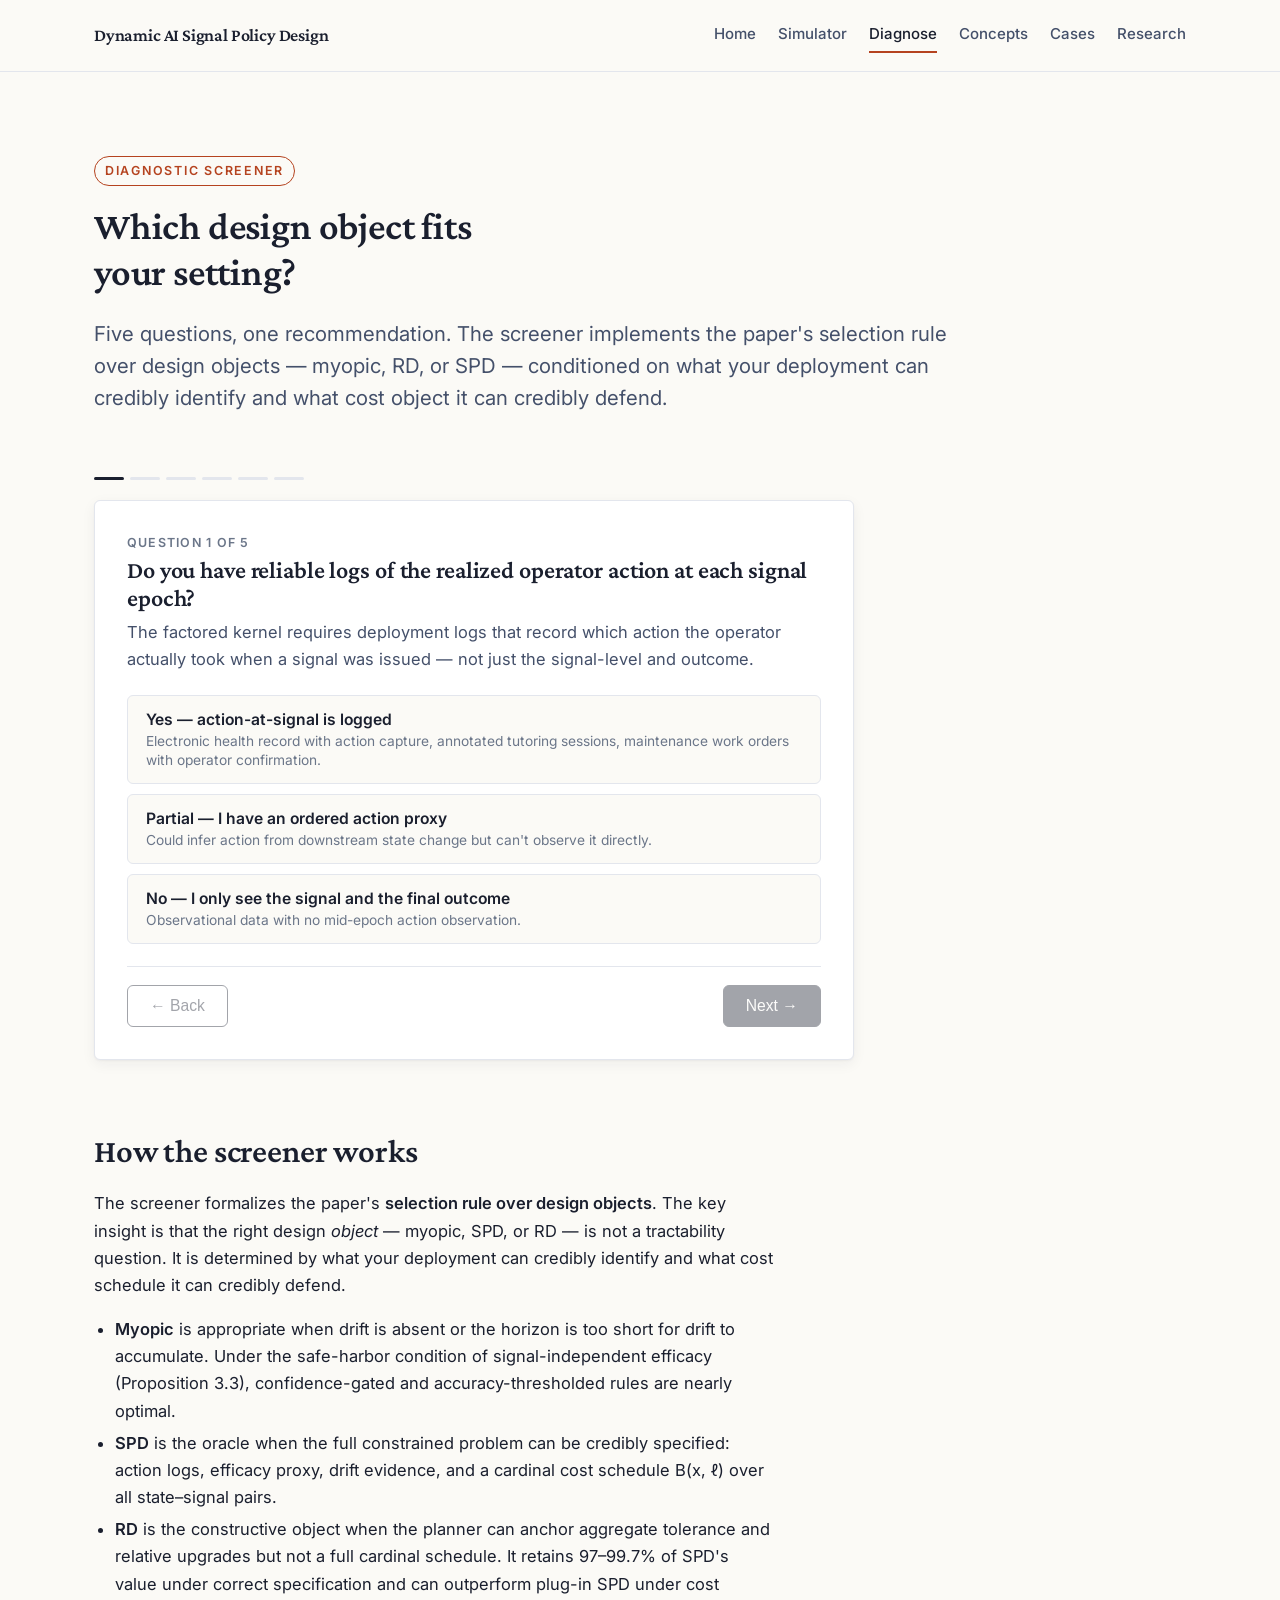
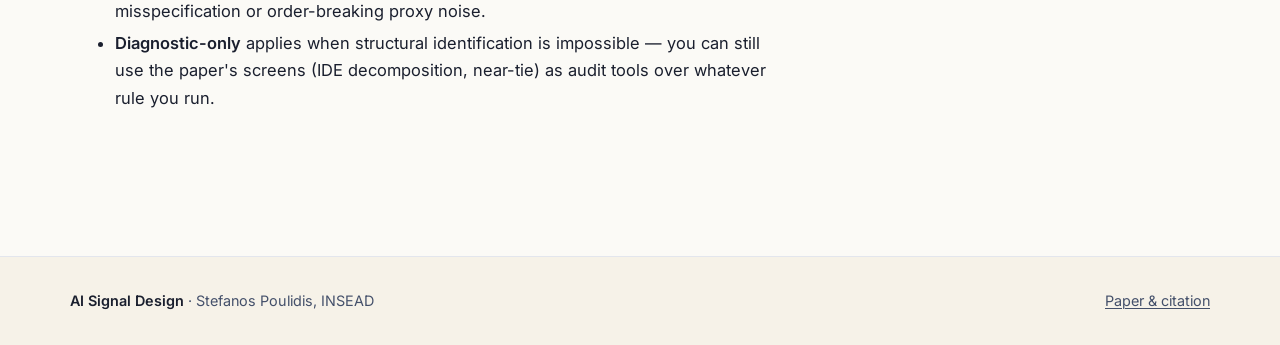
<file: diagnose.html>
<!DOCTYPE html>
<html lang="en">
<head>
<meta charset="utf-8">
<meta name="viewport" content="width=device-width,initial-scale=1">
<title>Diagnose my setting — AI Signal Design</title>
<meta name="description" content="A five-question screener that tells you whether myopic signaling, Relative Design (RD), or Signal-Policy Design (SPD) is the right design object for your deployment.">
<link rel="preconnect" href="https://fonts.googleapis.com">
<link rel="preconnect" href="https://fonts.gstatic.com" crossorigin>
<link href="https://fonts.googleapis.com/css2?family=Crimson+Pro:wght@400;500;600;700&family=Inter:wght@400;500;600;700&display=swap" rel="stylesheet">
<link rel="stylesheet" href="assets/css/styles.css">
<style>
  .verdict-subtitle {
    font-size: 1.02rem;
    color: var(--ink-soft);
    font-style: italic;
    margin-top: -4px;
    margin-bottom: 14px;
  }
  .verdict-card.tag-spd          { background: #f0e5d4; border-color: var(--accent); }
  .verdict-card.tag-rd           { background: #e5edf5; border-color: var(--blue); }
  .verdict-card.tag-safe-harbor  { background: var(--zone-safe); border-color: var(--good); }
  .verdict-card.tag-short-horizon { background: var(--zone-safe); border-color: var(--good); }
  .verdict-card.tag-diagnostic-only { background: var(--zone-hot); border-color: var(--bad); }
  .verdict-reasoning li { margin-bottom: 8px; }
  details.answer-recap {
    margin-top: 26px;
    padding: 14px 18px;
    background: var(--paper);
    border: 1px solid var(--rule);
    border-radius: var(--radius);
  }
  details.answer-recap summary {
    cursor: pointer;
    font-size: 0.92rem;
    font-weight: 600;
    color: var(--ink-soft);
  }
  details.answer-recap ul { padding-left: 1.2em; margin: 10px 0 0; }
  details.answer-recap li { font-size: 0.88rem; margin-bottom: 8px; }
  .wizard-nav button:disabled {
    opacity: 0.4;
    cursor: not-allowed;
  }
</style>
</head>
<body>

<header class="site-header">
  <div class="nav-wrap">
    <a href="index.html" class="brand">Dynamic AI Signal Policy Design</a>
    <nav class="primary">
      <a href="index.html">Home</a>
      <a href="simulator.html">Simulator</a>
      <a href="diagnose.html" class="active">Diagnose</a>
      <a href="concepts.html">Concepts</a>
      <a href="cases.html">Cases</a>
      <a href="research.html">Research</a>
    </nav>
  </div>
</header>

<main>

<section class="hero" style="padding-bottom:0;">
  <span class="eyebrow">Diagnostic screener</span>
  <h1 style="font-size:clamp(1.8rem,3vw,2.4rem);">Which design object fits your setting?</h1>
  <p class="lede">
    Five questions, one recommendation. The screener implements the paper's selection rule over design objects — myopic, RD, or SPD — conditioned on what your deployment can credibly identify and what cost object it can credibly defend.
  </p>
</section>

<section>
  <div id="progress-dots" class="progress-dots" style="margin-top: 18px;"></div>
  <div class="wizard" id="wizard-body">
    <!-- filled by JS -->
  </div>
</section>

<section>
  <h2>How the screener works</h2>
  <div class="prose">
    <p>
      The screener formalizes the paper's <strong>selection rule over design objects</strong>. The key insight is that the right design <em>object</em> — myopic, SPD, or RD — is not a tractability question. It is determined by what your deployment can credibly identify and what cost schedule it can credibly defend.
    </p>
    <ul>
      <li><strong>Myopic</strong> is appropriate when drift is absent or the horizon is too short for drift to accumulate. Under the safe-harbor condition of signal-independent efficacy (Proposition 3.3), confidence-gated and accuracy-thresholded rules are nearly optimal.</li>
      <li><strong>SPD</strong> is the oracle when the full constrained problem can be credibly specified: action logs, efficacy proxy, drift evidence, and a cardinal cost schedule B(x, ℓ) over all state–signal pairs.</li>
      <li><strong>RD</strong> is the constructive object when the planner can anchor aggregate tolerance and relative upgrades but not a full cardinal schedule. It retains 97–99.7% of SPD's value under correct specification and can outperform plug-in SPD under cost misspecification or order-breaking proxy noise.</li>
      <li><strong>Diagnostic-only</strong> applies when structural identification is impossible — you can still use the paper's screens (IDE decomposition, near-tie) as audit tools over whatever rule you run.</li>
    </ul>
  </div>
</section>

</main>

<footer>
  <div class="foot-wrap">
    <div><strong>AI Signal Design</strong> · Stefanos Poulidis, INSEAD</div>
    <div><a href="research.html">Paper &amp; citation</a></div>
  </div>
</footer>

<script src="assets/js/diagnose.js"></script>

</body>
</html>
</file>
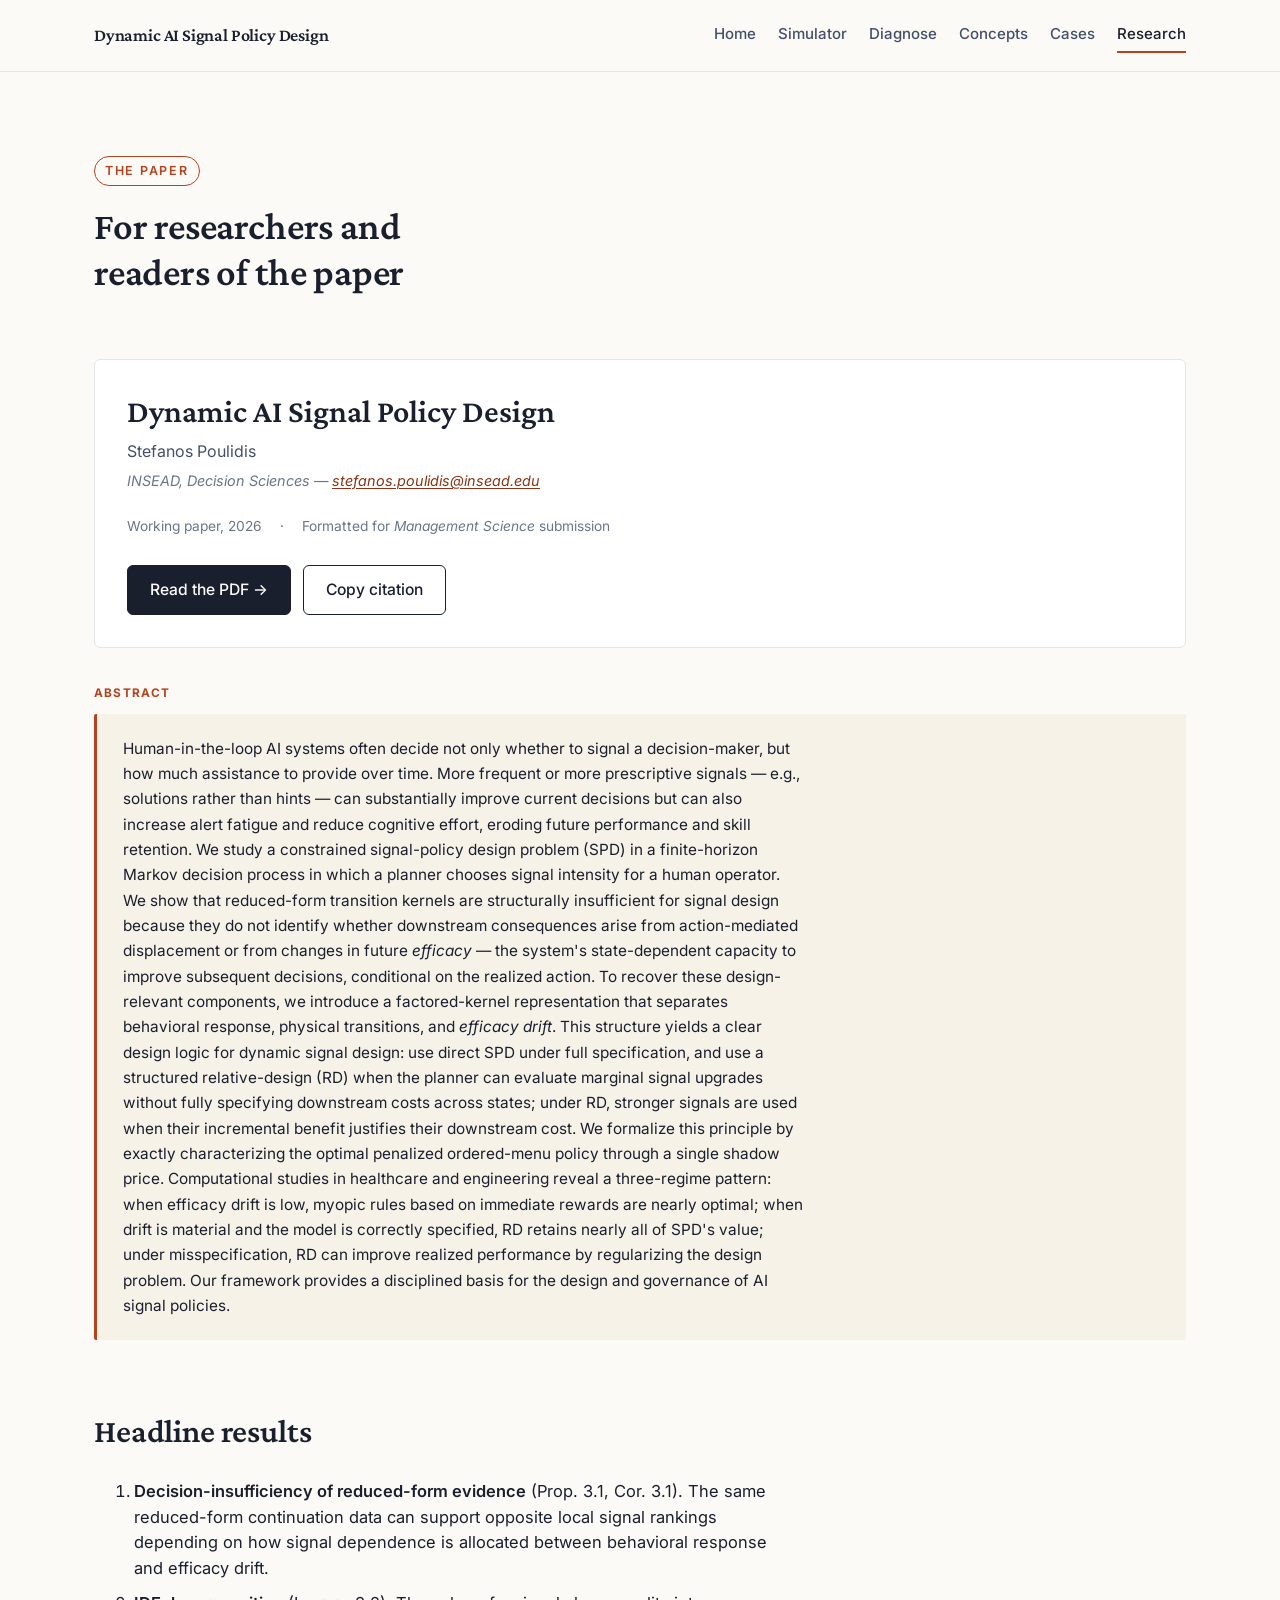
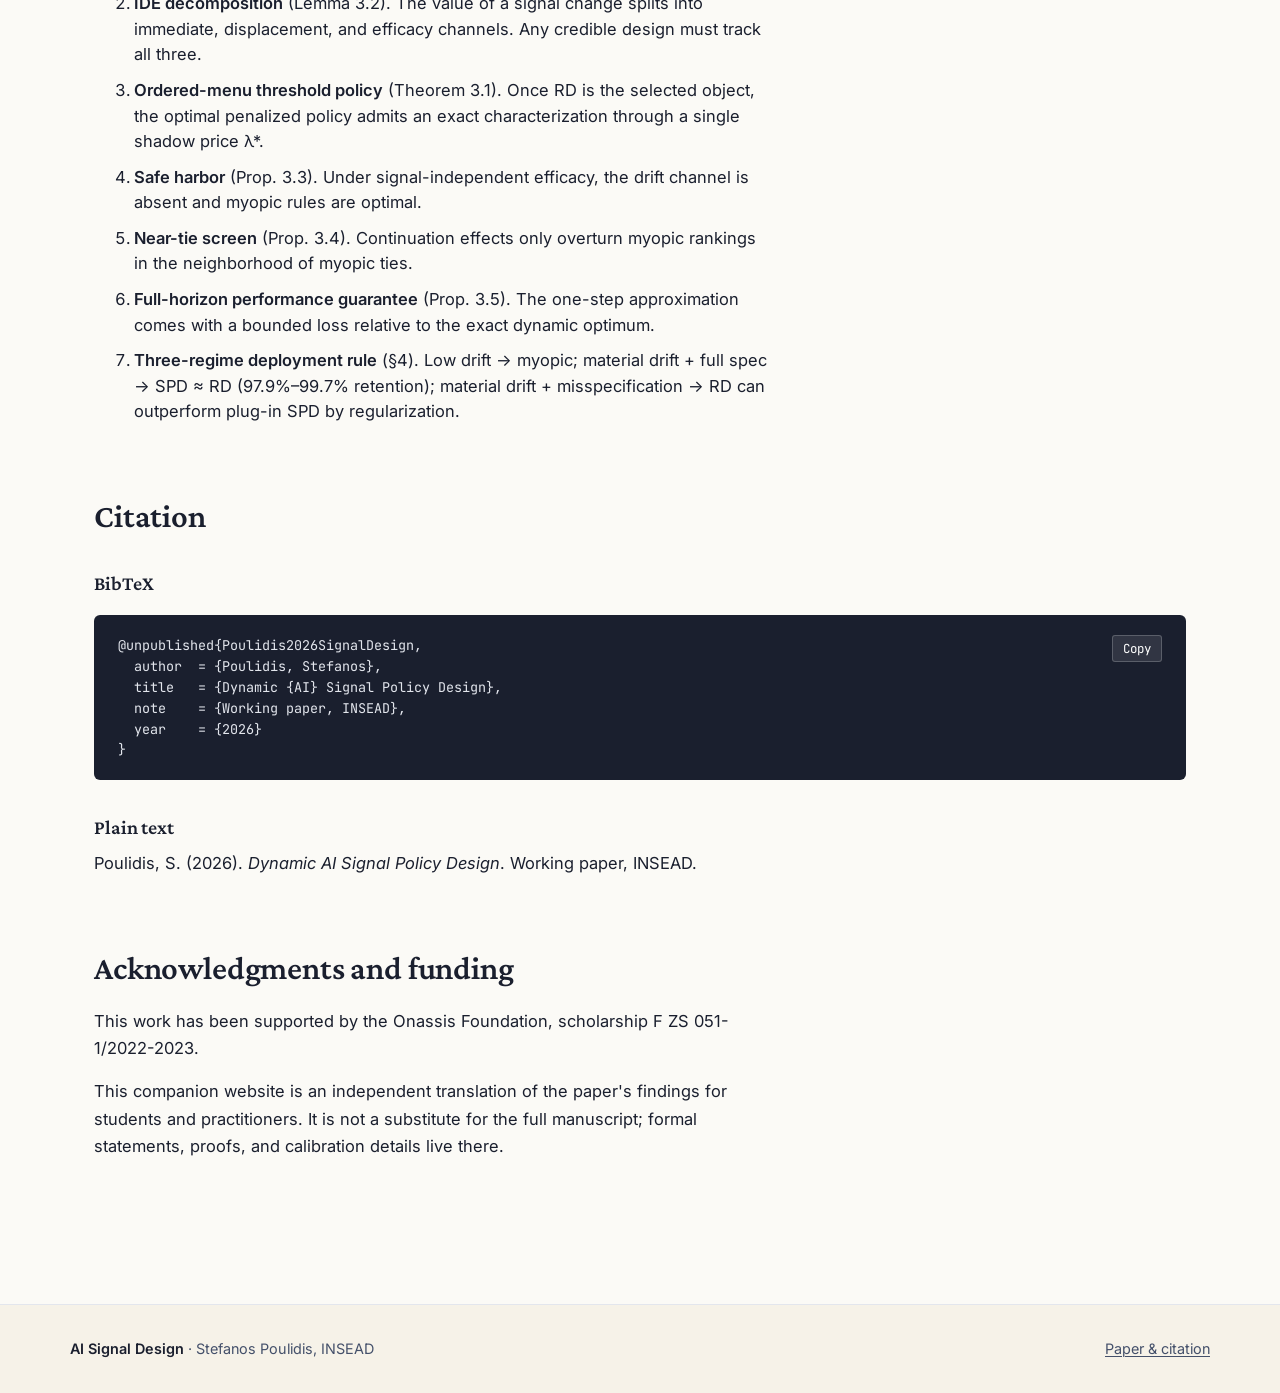
<file: research.html>
<!DOCTYPE html>
<html lang="en">
<head>
<meta charset="utf-8">
<meta name="viewport" content="width=device-width,initial-scale=1">
<title>Research — AI Signal Design</title>
<meta name="description" content="Paper details, abstract, citation, and links for 'Dynamic AI Signal Policy Design' by Stefanos Poulidis (INSEAD).">
<link rel="preconnect" href="https://fonts.googleapis.com">
<link rel="preconnect" href="https://fonts.gstatic.com" crossorigin>
<link href="https://fonts.googleapis.com/css2?family=Crimson+Pro:wght@400;500;600;700&family=Inter:wght@400;500;600;700&family=JetBrains+Mono:wght@400;500&display=swap" rel="stylesheet">
<link rel="stylesheet" href="assets/css/styles.css">
<style>
  .paper-head {
    background: var(--card);
    border: 1px solid var(--rule);
    border-radius: var(--radius);
    padding: 32px;
    margin-bottom: 36px;
  }
  .paper-title {
    font-family: "Crimson Pro", serif;
    font-size: 2rem;
    font-weight: 600;
    line-height: 1.2;
    margin: 0 0 8px;
  }
  .paper-author {
    font-size: 1rem;
    color: var(--ink-soft);
    margin-bottom: 4px;
  }
  .paper-aff {
    font-size: 0.9rem;
    color: var(--ink-mute);
    font-style: italic;
    margin-bottom: 22px;
  }
  .paper-meta {
    display: flex;
    gap: 18px;
    flex-wrap: wrap;
    font-size: 0.86rem;
    color: var(--ink-mute);
  }
  .abstract-box {
    background: var(--paper-warm);
    border-left: 3px solid var(--accent);
    padding: 22px 26px;
    border-radius: 2px;
    font-size: 0.96rem;
    line-height: 1.65;
    margin-bottom: 28px;
  }
  .abstract-box p:last-child { margin-bottom: 0; }
  .abstract-label {
    font-size: 0.74rem;
    text-transform: uppercase;
    letter-spacing: 0.1em;
    color: var(--accent);
    font-weight: 700;
    margin-bottom: 10px;
    font-family: "Inter", sans-serif;
  }

  .bibtex-box {
    background: #1a1f2e;
    color: #e3e6ed;
    padding: 20px 24px;
    border-radius: var(--radius);
    font-family: "JetBrains Mono", "SF Mono", Menlo, monospace;
    font-size: 0.84rem;
    line-height: 1.55;
    overflow-x: auto;
    white-space: pre;
    margin: 20px 0;
  }
  .copy-btn {
    float: right;
    background: rgba(255,255,255,0.1);
    color: #fff;
    border: 1px solid rgba(255,255,255,0.2);
    padding: 4px 10px;
    border-radius: 3px;
    font-size: 0.78rem;
    cursor: pointer;
    font-family: inherit;
    margin-bottom: 8px;
  }
  .copy-btn:hover { background: rgba(255,255,255,0.2); }

  .results-summary { margin: 28px 0; }
  .results-summary li {
    margin-bottom: 10px;
    line-height: 1.55;
  }
</style>
</head>
<body>

<header class="site-header">
  <div class="nav-wrap">
    <a href="index.html" class="brand">Dynamic AI Signal Policy Design</a>
    <nav class="primary">
      <a href="index.html">Home</a>
      <a href="simulator.html">Simulator</a>
      <a href="diagnose.html">Diagnose</a>
      <a href="concepts.html">Concepts</a>
      <a href="cases.html">Cases</a>
      <a href="research.html" class="active">Research</a>
    </nav>
  </div>
</header>

<main>

<section class="hero" style="padding-bottom: 0;">
  <span class="eyebrow">The paper</span>
  <h1 style="font-size:clamp(1.8rem,3vw,2.4rem);">For researchers and readers of the paper</h1>
</section>

<section>

<div class="paper-head">
  <div class="paper-title">Dynamic AI Signal Policy Design</div>
  <div class="paper-author">Stefanos Poulidis</div>
  <div class="paper-aff">INSEAD, Decision Sciences — <a href="mailto:stefanos.poulidis@insead.edu">stefanos.poulidis@insead.edu</a></div>
  <div class="paper-meta">
    <span>Working paper, 2026</span>
    <span>·</span>
    <span>Formatted for <em>Management Science</em> submission</span>
  </div>

  <div class="cta-row">
    <a href="assets/dynamic-ai-signal-policy-design.pdf" class="btn" target="_blank" rel="noopener">Read the PDF →</a>
    <a href="#citation" class="btn secondary">Copy citation</a>
  </div>
</div>

<div class="abstract-label">Abstract</div>
<div class="abstract-box">
  <p>
    Human-in-the-loop AI systems often decide not only whether to signal a decision-maker, but how much assistance to provide over time. More frequent or more prescriptive signals — e.g., solutions rather than hints — can substantially improve current decisions but can also increase alert fatigue and reduce cognitive effort, eroding future performance and skill retention. We study a constrained signal-policy design problem (SPD) in a finite-horizon Markov decision process in which a planner chooses signal intensity for a human operator. We show that reduced-form transition kernels are structurally insufficient for signal design because they do not identify whether downstream consequences arise from action-mediated displacement or from changes in future <em>efficacy</em> — the system's state-dependent capacity to improve subsequent decisions, conditional on the realized action. To recover these design-relevant components, we introduce a factored-kernel representation that separates behavioral response, physical transitions, and <em>efficacy drift</em>. This structure yields a clear design logic for dynamic signal design: use direct SPD under full specification, and use a structured relative-design (RD) when the planner can evaluate marginal signal upgrades without fully specifying downstream costs across states; under RD, stronger signals are used when their incremental benefit justifies their downstream cost. We formalize this principle by exactly characterizing the optimal penalized ordered-menu policy through a single shadow price. Computational studies in healthcare and engineering reveal a three-regime pattern: when efficacy drift is low, myopic rules based on immediate rewards are nearly optimal; when drift is material and the model is correctly specified, RD retains nearly all of SPD's value; under misspecification, RD can improve realized performance by regularizing the design problem. Our framework provides a disciplined basis for the design and governance of AI signal policies.
  </p>
</div>

</section>

<section>
  <h2>Headline results</h2>
  <ol class="results-summary prose">
    <li><strong>Decision-insufficiency of reduced-form evidence</strong> (Prop. 3.1, Cor. 3.1). The same reduced-form continuation data can support opposite local signal rankings depending on how signal dependence is allocated between behavioral response and efficacy drift.</li>
    <li><strong>IDE decomposition</strong> (Lemma 3.2). The value of a signal change splits into immediate, displacement, and efficacy channels. Any credible design must track all three.</li>
    <li><strong>Ordered-menu threshold policy</strong> (Theorem 3.1). Once RD is the selected object, the optimal penalized policy admits an exact characterization through a single shadow price λ*.</li>
    <li><strong>Safe harbor</strong> (Prop. 3.3). Under signal-independent efficacy, the drift channel is absent and myopic rules are optimal.</li>
    <li><strong>Near-tie screen</strong> (Prop. 3.4). Continuation effects only overturn myopic rankings in the neighborhood of myopic ties.</li>
    <li><strong>Full-horizon performance guarantee</strong> (Prop. 3.5). The one-step approximation comes with a bounded loss relative to the exact dynamic optimum.</li>
    <li><strong>Three-regime deployment rule</strong> (§4). Low drift → myopic; material drift + full spec → SPD ≈ RD (97.9%–99.7% retention); material drift + misspecification → RD can outperform plug-in SPD by regularization.</li>
  </ol>
</section>

<section id="citation">
  <h2>Citation</h2>

  <h3>BibTeX</h3>
  <div class="bibtex-box"><button class="copy-btn" onclick="copyBibtex()">Copy</button>@unpublished{Poulidis2026SignalDesign,
  author  = {Poulidis, Stefanos},
  title   = {Dynamic {AI} Signal Policy Design},
  note    = {Working paper, INSEAD},
  year    = {2026}
}</div>

  <h3>Plain text</h3>
  <div class="prose">
    <p>
      Poulidis, S. (2026). <em>Dynamic AI Signal Policy Design</em>. Working paper, INSEAD.
    </p>
  </div>
</section>

<section>
  <h2>Acknowledgments and funding</h2>
  <div class="prose">
    <p>
      This work has been supported by the Onassis Foundation, scholarship F ZS 051-1/2022-2023.
    </p>
    <p>
      This companion website is an independent translation of the paper's findings for students and practitioners. It is not a substitute for the full manuscript; formal statements, proofs, and calibration details live there.
    </p>
  </div>
</section>

</main>

<footer>
  <div class="foot-wrap">
    <div><strong>AI Signal Design</strong> · Stefanos Poulidis, INSEAD</div>
    <div><a href="research.html">Paper &amp; citation</a></div>
  </div>
</footer>

<script>
function copyBibtex() {
  const text = `@unpublished{Poulidis2026SignalDesign,
  author  = {Poulidis, Stefanos},
  title   = {Dynamic {AI} Signal Policy Design},
  note    = {Working paper, INSEAD},
  year    = {2026}
}`;
  navigator.clipboard.writeText(text).then(() => {
    const btn = document.querySelector('.copy-btn');
    const orig = btn.textContent;
    btn.textContent = "Copied";
    setTimeout(() => { btn.textContent = orig; }, 1600);
  });
}
</script>

</body>
</html>
</file>
<file: assets/css/styles.css>
/* ============================================================
   AI Signal Design — companion site for
   "Dynamic AI Signal Policy Design" (Poulidis, INSEAD)
   ============================================================ */

:root {
  --ink: #1a1f2e;
  --ink-soft: #44506a;
  --ink-mute: #6b7689;
  --rule: #e3e6ed;
  --paper: #fbfaf6;
  --paper-warm: #f6f2e8;
  --card: #ffffff;
  --accent: #b5431f;            /* warm terracotta */
  --accent-dark: #8a3415;
  --good: #2d6a4f;
  --warn: #b36b00;
  --bad: #a3301e;
  --zone-safe: #d9e6d5;
  --zone-mid: #f2e3bd;
  --zone-hot: #f0c9bb;
  --blue: #1f477a;
  --max-text: 68ch;
  --max-wide: 1140px;
  --radius: 6px;
  --shadow: 0 1px 2px rgba(26,31,46,0.04), 0 4px 14px rgba(26,31,46,0.06);
}

* { box-sizing: border-box; }

html { scroll-behavior: smooth; }

body {
  margin: 0;
  font-family: "Inter", -apple-system, BlinkMacSystemFont, "Segoe UI", Roboto, sans-serif;
  font-size: 16.5px;
  line-height: 1.65;
  color: var(--ink);
  background: var(--paper);
  -webkit-font-smoothing: antialiased;
  text-rendering: optimizeLegibility;
}

h1, h2, h3, h4 {
  font-family: "Crimson Pro", "Charter", "Iowan Old Style", "Georgia", serif;
  font-weight: 600;
  line-height: 1.18;
  color: var(--ink);
  letter-spacing: -0.005em;
}

h1 { font-size: clamp(2.2rem, 4.5vw, 3.3rem); margin: 0 0 0.6em; }
h2 { font-size: clamp(1.55rem, 2.6vw, 2.05rem); margin: 2.2em 0 0.6em; }
h3 { font-size: 1.25rem; margin: 1.8em 0 0.5em; }
h4 { font-size: 1.02rem; margin: 1.4em 0 0.4em; font-family: "Inter", sans-serif; text-transform: uppercase; letter-spacing: 0.08em; color: var(--ink-mute); font-weight: 600; }

p { margin: 0 0 1em; max-width: var(--max-text); }

a {
  color: var(--accent-dark);
  text-decoration: underline;
  text-underline-offset: 2px;
  text-decoration-thickness: 0.08em;
}
a:hover { color: var(--accent); }

strong { font-weight: 600; color: var(--ink); }
em { font-style: italic; }

code, .mono {
  font-family: "JetBrains Mono", "SF Mono", Menlo, Consolas, monospace;
  font-size: 0.92em;
  background: rgba(26,31,46,0.05);
  padding: 0.05em 0.35em;
  border-radius: 3px;
}

/* ============================================================
   LAYOUT
   ============================================================ */

.site-header {
  background: var(--paper);
  border-bottom: 1px solid var(--rule);
  padding: 18px 0;
  position: sticky;
  top: 0;
  z-index: 50;
  backdrop-filter: blur(6px);
  background: rgba(251,250,246,0.92);
}

.nav-wrap {
  max-width: var(--max-wide);
  margin: 0 auto;
  padding: 0 24px;
  display: flex;
  align-items: center;
  justify-content: space-between;
  gap: 24px;
}

.brand {
  font-family: "Crimson Pro", "Charter", serif;
  font-size: 1.12rem;
  font-weight: 600;
  text-decoration: none;
  color: var(--ink);
  line-height: 1.1;
  letter-spacing: -0.01em;
}
.brand small {
  display: block;
  font-family: "Inter", sans-serif;
  font-size: 0.7rem;
  font-weight: 500;
  color: var(--ink-mute);
  letter-spacing: 0.06em;
  text-transform: uppercase;
  margin-top: 2px;
}

nav.primary {
  display: flex;
  gap: 22px;
  flex-wrap: wrap;
}
nav.primary a {
  color: var(--ink-soft);
  text-decoration: none;
  font-size: 0.94rem;
  font-weight: 500;
  padding: 4px 0;
  border-bottom: 2px solid transparent;
}
nav.primary a:hover { color: var(--accent); }
nav.primary a.active { color: var(--ink); border-bottom-color: var(--accent); }

main {
  max-width: var(--max-wide);
  margin: 0 auto;
  padding: 56px 24px 80px;
}

section { margin: 0 0 64px; }

.lede {
  font-size: 1.18rem;
  line-height: 1.55;
  color: var(--ink-soft);
  max-width: var(--max-text);
}

.prose { max-width: var(--max-text); }

.prose ul, .prose ol { max-width: var(--max-text); padding-left: 1.25em; }
.prose li { margin: 0.3em 0; }

/* ============================================================
   HERO
   ============================================================ */

.hero {
  padding: 28px 0 12px;
}
.hero .eyebrow {
  display: inline-block;
  font-size: 0.78rem;
  text-transform: uppercase;
  letter-spacing: 0.14em;
  color: var(--accent);
  font-weight: 600;
  margin-bottom: 18px;
  padding: 4px 10px;
  border: 1px solid var(--accent);
  border-radius: 999px;
}
.hero h1 {
  max-width: 18ch;
}
.hero .lede { font-size: 1.28rem; }

.cta-row {
  display: flex;
  flex-wrap: wrap;
  gap: 12px;
  margin-top: 28px;
}

.btn {
  display: inline-block;
  padding: 11px 22px;
  border-radius: var(--radius);
  font-weight: 500;
  font-size: 0.98rem;
  text-decoration: none;
  border: 1px solid var(--ink);
  color: var(--paper);
  background: var(--ink);
  transition: background 0.15s, color 0.15s, border-color 0.15s;
}
.btn:hover { background: var(--accent); border-color: var(--accent); color: white; }
.btn.secondary {
  background: transparent;
  color: var(--ink);
}
.btn.secondary:hover { background: var(--ink); color: var(--paper); }

/* ============================================================
   CARDS / GRID
   ============================================================ */

.cards {
  display: grid;
  grid-template-columns: repeat(auto-fit, minmax(260px, 1fr));
  gap: 18px;
  margin: 32px 0;
}
.card {
  background: var(--card);
  border: 1px solid var(--rule);
  border-radius: var(--radius);
  padding: 24px;
}
.card h3 { margin-top: 0; font-size: 1.15rem; }
.card p { margin-bottom: 0; }
.card .num {
  font-family: "Crimson Pro", serif;
  font-size: 2.2rem;
  color: var(--accent);
  font-weight: 600;
  line-height: 1;
  display: block;
  margin-bottom: 6px;
}

/* Highlight callouts */
.callout {
  background: var(--paper-warm);
  border-left: 3px solid var(--accent);
  padding: 18px 22px;
  margin: 28px 0;
  border-radius: 2px;
}
.callout.blue { border-color: var(--blue); background: #eaf0f7; }
.callout.good { border-color: var(--good); background: #e6f0eb; }

/* ============================================================
   THREE-REGIME STRIP
   ============================================================ */

.regimes {
  display: grid;
  grid-template-columns: repeat(3, 1fr);
  gap: 0;
  margin: 36px 0;
  border-radius: var(--radius);
  overflow: hidden;
  box-shadow: var(--shadow);
}
.regime {
  padding: 26px 24px;
  background: var(--card);
  border-right: 1px solid var(--rule);
  position: relative;
}
.regime:last-child { border-right: none; }
.regime .zone-dot {
  display: inline-block;
  width: 10px;
  height: 10px;
  border-radius: 50%;
  margin-right: 8px;
  vertical-align: middle;
}
.regime.safe { background: var(--zone-safe); }
.regime.mid  { background: var(--zone-mid); }
.regime.hot  { background: var(--zone-hot); }
.regime h3 {
  margin-top: 0;
  font-size: 1.08rem;
  text-transform: uppercase;
  letter-spacing: 0.05em;
  font-family: "Inter", sans-serif;
  font-weight: 700;
  color: var(--ink);
}
.regime .verdict {
  font-family: "Crimson Pro", serif;
  font-size: 1.55rem;
  font-weight: 600;
  margin: 10px 0 8px;
  color: var(--ink);
}
.regime p { margin: 0; font-size: 0.95rem; color: var(--ink-soft); max-width: none; }

@media (max-width: 760px) {
  .regimes { grid-template-columns: 1fr; }
  .regime { border-right: none; border-bottom: 1px solid var(--rule); }
  .regime:last-child { border-bottom: none; }
}

/* ============================================================
   SIMULATOR
   ============================================================ */

.sim-layout {
  display: grid;
  grid-template-columns: 300px 1fr;
  gap: 32px;
  margin-top: 24px;
}
@media (max-width: 900px) { .sim-layout { grid-template-columns: 1fr; } }

.sim-controls {
  background: var(--card);
  border: 1px solid var(--rule);
  border-radius: var(--radius);
  padding: 22px;
  height: fit-content;
  position: sticky;
  top: 90px;
}
.sim-controls h3 { margin-top: 0; font-family: "Inter", sans-serif; font-size: 0.85rem; letter-spacing: 0.08em; text-transform: uppercase; color: var(--ink-mute); font-weight: 700; }
.control { margin-bottom: 20px; }
.control label {
  display: flex;
  justify-content: space-between;
  font-size: 0.88rem;
  font-weight: 500;
  margin-bottom: 6px;
  color: var(--ink-soft);
}
.control label .val { color: var(--accent); font-variant-numeric: tabular-nums; }
.control input[type=range] { width: 100%; }
.control select {
  width: 100%;
  padding: 8px 10px;
  border: 1px solid var(--rule);
  background: white;
  border-radius: 4px;
  font-family: inherit;
  font-size: 0.94rem;
  color: var(--ink);
}

.sim-output { min-width: 0; }

.kpis {
  display: grid;
  grid-template-columns: repeat(3, 1fr);
  gap: 12px;
  margin-bottom: 24px;
}
.kpi {
  background: var(--card);
  border: 1px solid var(--rule);
  border-radius: var(--radius);
  padding: 14px 16px;
}
.kpi .label { font-size: 0.72rem; text-transform: uppercase; letter-spacing: 0.08em; color: var(--ink-mute); font-weight: 600; }
.kpi .name { font-size: 0.9rem; color: var(--ink-soft); margin-top: 2px; }
.kpi .big {
  font-family: "Crimson Pro", serif;
  font-size: 1.9rem;
  font-weight: 600;
  line-height: 1.1;
  margin-top: 4px;
}
.kpi.myopic .big { color: var(--ink-mute); }
.kpi.rd .big     { color: var(--blue); }
.kpi.spd .big    { color: var(--accent-dark); }

.chart-card {
  background: var(--card);
  border: 1px solid var(--rule);
  border-radius: var(--radius);
  padding: 20px;
  margin-bottom: 18px;
}
.chart-card h4 {
  margin: 0 0 10px;
  font-size: 0.75rem;
  text-transform: uppercase;
  letter-spacing: 0.08em;
  color: var(--ink-mute);
  font-family: "Inter", sans-serif;
  font-weight: 700;
}
.chart-card .chart-sub {
  font-size: 0.86rem;
  color: var(--ink-mute);
  margin: -4px 0 8px;
}
.chart-wrap { position: relative; height: 220px; }

.legend {
  display: flex;
  gap: 14px;
  font-size: 0.84rem;
  flex-wrap: wrap;
  color: var(--ink-soft);
  margin-top: 6px;
}
.legend .sw {
  display: inline-block;
  width: 14px;
  height: 3px;
  vertical-align: middle;
  margin-right: 5px;
  border-radius: 2px;
}

/* ============================================================
   DIAGNOSTIC WIZARD
   ============================================================ */

.wizard {
  max-width: 760px;
  background: var(--card);
  border: 1px solid var(--rule);
  border-radius: var(--radius);
  padding: 32px;
  box-shadow: var(--shadow);
}
.wizard .step-num {
  font-size: 0.78rem;
  text-transform: uppercase;
  letter-spacing: 0.1em;
  color: var(--ink-mute);
  font-weight: 600;
}
.wizard h2 { margin: 2px 0 6px; font-size: 1.5rem; }
.wizard .q-prompt { color: var(--ink-soft); margin: 6px 0 22px; }

.options {
  display: grid;
  grid-template-columns: 1fr;
  gap: 10px;
  margin-bottom: 22px;
}
.option {
  padding: 14px 18px;
  border: 1.5px solid var(--rule);
  background: var(--paper);
  border-radius: var(--radius);
  cursor: pointer;
  font-size: 0.98rem;
  text-align: left;
  font-family: inherit;
  color: var(--ink);
  transition: all 0.12s;
}
.option:hover { border-color: var(--accent); background: white; }
.option.selected {
  border-color: var(--accent);
  background: var(--paper-warm);
}
.option .opt-label {
  font-weight: 600;
  display: block;
  margin-bottom: 2px;
}
.option .opt-desc {
  font-size: 0.86rem;
  color: var(--ink-mute);
  font-weight: 400;
}

.wizard-nav {
  display: flex;
  justify-content: space-between;
  padding-top: 18px;
  border-top: 1px solid var(--rule);
}

.progress-dots {
  display: flex;
  gap: 6px;
  margin-bottom: 20px;
}
.progress-dots .dot {
  width: 30px;
  height: 3px;
  background: var(--rule);
  border-radius: 2px;
  transition: background 0.2s;
}
.progress-dots .dot.done { background: var(--accent); }
.progress-dots .dot.current { background: var(--ink); }

.verdict-card {
  background: var(--paper-warm);
  border-left: 4px solid var(--accent);
  padding: 24px 28px;
  border-radius: 4px;
  margin-top: 18px;
}
.verdict-card .verdict-label {
  font-size: 0.78rem;
  text-transform: uppercase;
  letter-spacing: 0.1em;
  color: var(--ink-mute);
  font-weight: 600;
}
.verdict-card .verdict-title {
  font-family: "Crimson Pro", serif;
  font-size: 2rem;
  font-weight: 600;
  margin: 6px 0 10px;
  color: var(--ink);
}
.verdict-card .verdict-reasoning {
  font-size: 0.96rem;
  color: var(--ink-soft);
}
.verdict-card .verdict-reasoning ul { padding-left: 1.2em; }

/* ============================================================
   CASES
   ============================================================ */

.case-grid {
  display: grid;
  grid-template-columns: repeat(auto-fit, minmax(320px, 1fr));
  gap: 20px;
  margin: 32px 0;
}
.case-card {
  background: var(--card);
  border: 1px solid var(--rule);
  border-radius: var(--radius);
  padding: 24px;
}
.case-card .tag {
  font-size: 0.72rem;
  text-transform: uppercase;
  letter-spacing: 0.08em;
  color: white;
  background: var(--ink-soft);
  padding: 3px 8px;
  border-radius: 3px;
  font-weight: 600;
}
.case-card .tag.low { background: var(--good); }
.case-card .tag.mid { background: var(--warn); }
.case-card .tag.high { background: var(--bad); }
.case-card h3 { margin-top: 8px; }
.case-card .stats {
  display: flex;
  gap: 18px;
  margin: 14px 0 10px;
  flex-wrap: wrap;
}
.case-card .stat {
  font-size: 0.85rem;
}
.case-card .stat strong {
  display: block;
  font-family: "Crimson Pro", serif;
  font-size: 1.4rem;
  color: var(--accent);
  font-weight: 600;
}

/* ============================================================
   FACTORED KERNEL DIAGRAM (concepts page)
   ============================================================ */

.kernel-diagram {
  background: var(--card);
  border: 1px solid var(--rule);
  border-radius: var(--radius);
  padding: 28px;
  margin: 28px 0;
}

/* ============================================================
   TABLES
   ============================================================ */

table.comp {
  border-collapse: collapse;
  width: 100%;
  margin: 20px 0;
  font-size: 0.94rem;
}
table.comp th, table.comp td {
  padding: 10px 14px;
  text-align: left;
  border-bottom: 1px solid var(--rule);
  vertical-align: top;
}
table.comp th {
  background: var(--paper-warm);
  font-weight: 600;
  font-size: 0.82rem;
  text-transform: uppercase;
  letter-spacing: 0.06em;
  color: var(--ink-soft);
}
table.comp tr:last-child td { border-bottom: none; }

/* ============================================================
   FOOTER
   ============================================================ */

footer {
  border-top: 1px solid var(--rule);
  padding: 32px 24px;
  background: var(--paper-warm);
  color: var(--ink-soft);
  font-size: 0.9rem;
}
footer .foot-wrap {
  max-width: var(--max-wide);
  margin: 0 auto;
  display: flex;
  flex-wrap: wrap;
  justify-content: space-between;
  gap: 20px;
}
footer a { color: var(--ink-soft); }

/* ============================================================
   UTILITIES
   ============================================================ */

.text-center { text-align: center; }
.muted { color: var(--ink-mute); }
.accent { color: var(--accent); }
.small { font-size: 0.9rem; }

.divider {
  height: 1px;
  background: var(--rule);
  margin: 48px 0;
  border: none;
}

.hidden { display: none !important; }
</file>
